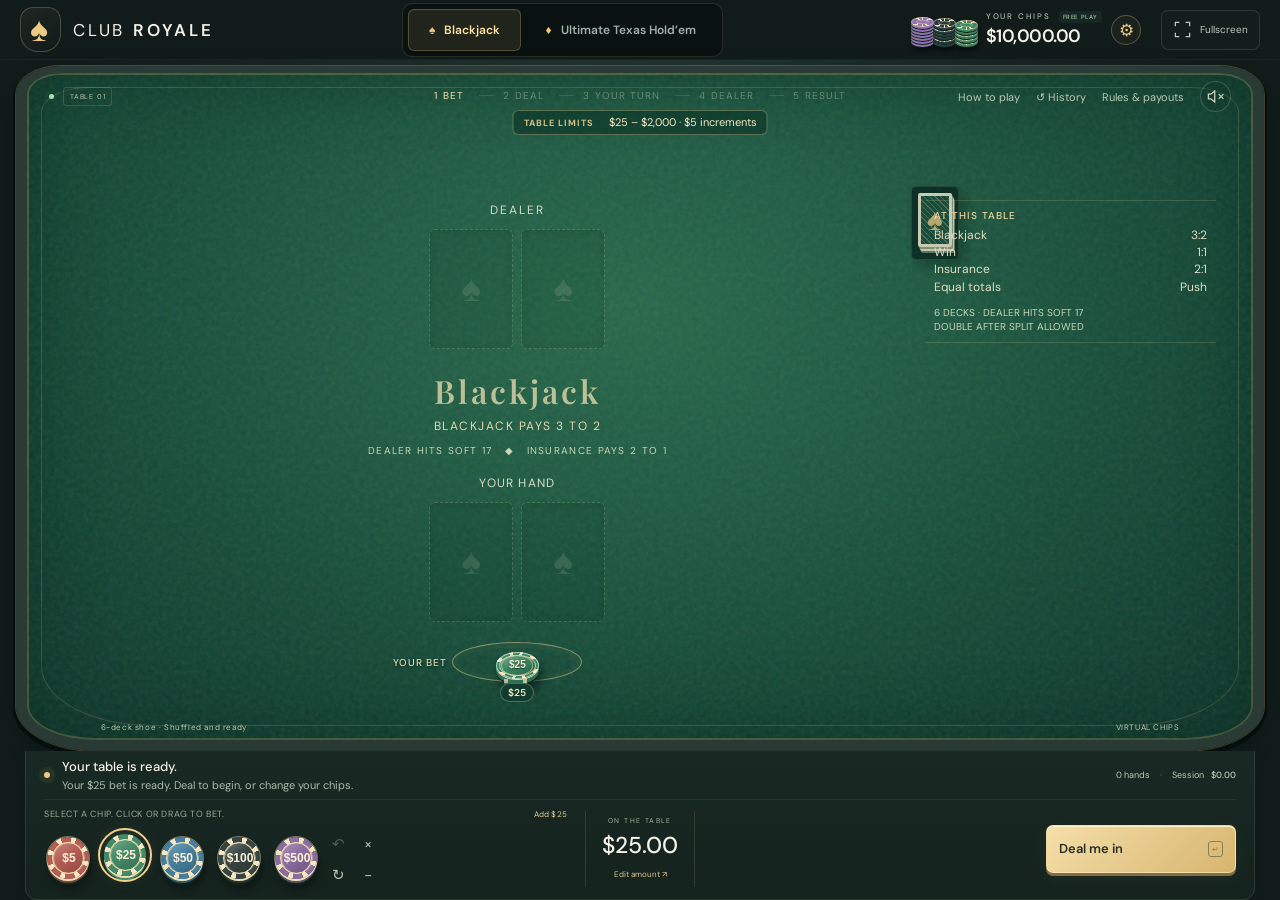
<file: index.html>
<!DOCTYPE html>
<html lang="en">
<head>
  <meta charset="UTF-8">
  <meta name="viewport" content="width=device-width, initial-scale=1, viewport-fit=cover">
  <meta name="theme-color" content="#101a19">
  <meta name="description" content="Your own casino table. Play blackjack and Ultimate Texas Hold’em with virtual chips.">
  <title>Club Royale — Take your seat</title>
  <link rel="preconnect" href="https://fonts.googleapis.com">
  <link rel="preconnect" href="https://fonts.gstatic.com" crossorigin>
  <link href="https://fonts.googleapis.com/css2?family=DM+Sans:wght@400;500;600;700&family=Playfair+Display:ital,wght@0,500;0,600;0,700;1,500;1,600&display=swap" rel="stylesheet">
  <link rel="stylesheet" href="styles.css">
  <link rel="stylesheet" href="table-layout.css">
  <script src="game-engine.js" defer></script>
  <script src="script.js" defer></script>
</head>
<body>
  <main class="casino-app" id="casino-app">
    <header class="topbar">
      <a class="brand" href="./index.html" aria-label="Club Royale home"><span class="brand-mark" aria-hidden="true">♠</span><span>CLUB <b>ROYALE</b><small>A SEAT AT THE GOOD TABLE</small></span></a>
      <nav class="game-tabs" aria-label="Choose your game">
        <button class="game-tab active" id="tab-blackjack" data-game="blackjack" aria-pressed="true"><span aria-hidden="true">♠</span> Blackjack</button>
        <button class="game-tab" id="tab-ultimate" data-game="ultimate" aria-pressed="false"><span aria-hidden="true">♦</span> <span class="uth-long">Ultimate Texas Hold’em</span><span class="uth-short">Ultimate Hold’em</span></button>
      </nav>
      <div class="header-tools">
        <div class="wallet"><div id="bankroll-stack" class="bankroll-stack" role="img" aria-label="Your available chips"></div><div><span class="eyebrow">YOUR CHIPS <span class="free-label">FREE PLAY</span></span><strong id="balance">$10,000.00</strong></div><button id="bankroll-btn" class="wallet-add" aria-label="Manage or reset your chips" title="Manage or reset your chips">⚙</button></div>
        <button id="fullscreen-btn" class="fullscreen-button" aria-label="Enter fullscreen" aria-pressed="false" title="Enter fullscreen"><svg viewBox="0 0 24 24" fill="none" stroke="currentColor" stroke-width="1.6" aria-hidden="true"><path d="M8 3H3v5m13-5h5v5M3 16v5h5m13-5v5h-5"/></svg><span>Fullscreen</span></button>
      </div>
    </header>

    <section class="table-shell" aria-label="Interactive casino table">
      <div id="table" class="table blackjack-table">
        <div class="felt-grain" aria-hidden="true"></div><div class="felt-line" aria-hidden="true"></div>
        <div class="table-topline"><span><i class="live-dot"></i> <span id="table-name">BLACKJACK</span> <small id="table-number">TABLE 01</small></span><div class="table-tools"><button id="quick-guide" class="text-button" data-open="guide">How to play</button><button class="text-button" data-open="history" title="Session history"><span aria-hidden="true">↺</span> History</button><button class="text-button" data-open="rules">Rules &amp; payouts</button><button id="sound-btn" class="icon-button" aria-label="Turn sound on" aria-pressed="false" title="Turn sound on"><svg viewBox="0 0 24 24" fill="none" stroke="currentColor" stroke-width="1.6" aria-hidden="true"><path d="M11 5 6 9H3v6h3l5 4z"/><path id="sound-waves" d="m16 9 6 6m0-6-6 6"/></svg></button></div></div>
        <div id="felt-limit" class="table-limits">TABLE LIMITS · $25 – $2,000</div><div id="round-stage" class="round-stage" aria-label="Hand progress"></div>
        <div class="shoe-prop" aria-hidden="true"><div class="shoe-card">♠</div></div>
        <div class="chip-rack" aria-hidden="true"><i></i><i></i><i></i><i></i><i></i><i></i><i></i><i></i><i></i><i></i></div>
        
        <section class="dealer-zone" aria-label="Dealer hand"><div class="seat-label">DEALER <span id="dealer-total" class="total-badge" hidden></span></div><div class="hand" id="dealer-hand"></div><div class="hand-caption" id="dealer-caption">Your seat is ready</div></section>
        <div class="felt-brand" id="felt-brand"><div class="felt-brand-name">BLACKJACK</div><div class="felt-payout">BLACKJACK PAYS 3 TO 2</div><div class="felt-rule">DEALER HITS SOFT 17 <span>◆</span> INSURANCE PAYS 2 TO 1</div></div>
        <section id="community-zone" class="community-zone" aria-label="Community cards" hidden><div class="community-label"><span>FLOP</span><span>TURN</span><span>RIVER</span></div><div class="community-hand" id="community-hand"></div><div id="street-caption" class="hand-caption">Five cards. One best hand.</div></section>
        <section class="player-zone" aria-label="Your hands"><div id="player-hands" class="player-hands"></div><div class="player-seat"><span class="avatar" aria-hidden="true">♠</span><span>YOUR SEAT<small id="player-caption">Make yourself at home.</small></span></div></section>
        <div id="betting-spots" class="betting-spots" aria-label="Place chips on the betting circles"></div>
        <div id="table-paytable" class="felt-paytable" aria-label="Payouts"></div>
        <div id="table-result" class="table-result" role="status" aria-live="polite" hidden></div>
        <div class="table-bottom"><span id="shoe-info">6-deck shoe · Shuffled and ready</span><span>VIRTUAL CHIPS</span></div>
      </div>
    </section>

    <section class="control-deck" aria-label="Game controls">
      <div class="console-status"><div id="round-message" class="round-message" role="status" aria-live="polite"></div><button class="session-summary text-button" data-open="history"><span id="session-hands">0</span> hands <span class="stat-divider">·</span> Session <strong id="session-net">$0.00</strong></button></div>
      <div class="control-rail">
        <div class="chip-tray"><div class="tray-caption"><span id="chip-instruction">SELECT A CHIP. CLICK A CIRCLE.</span><span id="selected-chip-label">$25 selected</span></div><div class="chip-tools">
          <div class="chip-selector" aria-label="Select a chip denomination">
            <button class="chip chip-five" data-chip="5" draggable="true" aria-label="Select 5 dollar chip" aria-pressed="false"><span>$5</span></button>
            <button class="chip chip-quarter selected" data-chip="25" draggable="true" aria-label="Select 25 dollar chip" aria-pressed="true"><span>$25</span></button>
            <button class="chip chip-fifty" data-chip="50" draggable="true" aria-label="Select 50 dollar chip" aria-pressed="false"><span>$50</span></button>
            <button class="chip chip-hundred" data-chip="100" draggable="true" aria-label="Select 100 dollar chip" aria-pressed="false"><span>$100</span></button>
            <button class="chip chip-fivehundred" data-chip="500" draggable="true" aria-label="Select 500 dollar chip" aria-pressed="false"><span>$500</span></button>
          </div>
          <div class="bet-tools"><button data-action="undo" title="Undo the last chip placement" aria-label="Undo last chip">↶ <span>Undo</span></button><button data-action="clear" title="Clear unconfirmed chips">× <span>Clear</span></button><button data-action="repeat" title="Restore your last opening bets">↻ <span>Rebet</span></button><button data-action="remove-chip" title="Toggle removing chips from circles" aria-label="Remove chips" aria-pressed="false">− <span>Remove</span></button></div>
        </div></div>
        <div class="wager-display"><span id="wager-label">ON THE TABLE</span><strong id="wager-total">$25.00</strong><button class="text-button" data-action="bet">Edit amount <span aria-hidden="true">↗</span></button></div>
        <div class="actions-wrap"><div class="game-actions" id="game-actions"></div><button class="primary-button deal-button" id="deal-btn">Deal me in <span aria-hidden="true">→</span></button></div>
      </div>
      <p class="bet-error" id="bet-error" role="status"></p>
    </section>
  </main>

  <dialog id="bet-dialog" aria-labelledby="betting-title">
    <div class="dialog-header"><div><p class="eyebrow gold">SET YOUR STAKES</p><h2 id="betting-title">Opening bets</h2></div><button class="icon-button" id="bet-dialog-close" aria-label="Close bet editor">×</button></div>
    <p class="dialog-intro">You can also select a chip and click a betting circle on the table.</p>
    <div class="bet-mode-label"><label id="bet-label" for="bet-input">YOUR BET</label><span id="bet-range">$25 – $2,000</span></div>
    <div class="bet-input-wrap"><span>$</span><input id="bet-input" type="number" min="25" max="2000" step="5" value="25" inputmode="numeric"><div class="bet-steppers"><button data-adjust="up" aria-label="Increase bet by 5">+</button><button data-adjust="down" aria-label="Decrease bet by 5">−</button></div></div>
    <div class="bet-shortcuts"><button data-adjust="half">½ bet</button><button data-adjust="max">Max</button></div>
    <div id="poker-bets" hidden><div class="matched-blind"><span>Blind <small>Matches your ante</small></span><strong id="blind-bet">$25</strong></div><label class="trips-label" for="trips-input"><span>Trips bonus <small>Optional · $0–$100</small></span><span class="trips-input-wrap">$ <input id="trips-input" type="number" min="0" max="100" step="5" value="0" inputmode="numeric"></span></label></div>
    <p class="dialog-note">Opening wagers use $5 increments. In Ultimate Hold’em, keep at least 1× Ante available for Play.</p>
    <button class="primary-button editor-done" id="bet-editor-done">Back to the table</button>
  </dialog>
  <dialog id="info-dialog" aria-labelledby="dialog-title"><div class="dialog-header"><div><p class="eyebrow gold" id="dialog-kicker">THE HOUSE RULES</p><h2 id="dialog-title">Table rules</h2></div><button id="dialog-close" class="icon-button" aria-label="Close dialog">×</button></div><div id="dialog-content"></div></dialog>
  <div class="toast" id="toast" role="status" hidden></div>
  <noscript><div class="noscript">Please enable JavaScript to play Club Royale.</div></noscript>
</body>
</html>
</file>
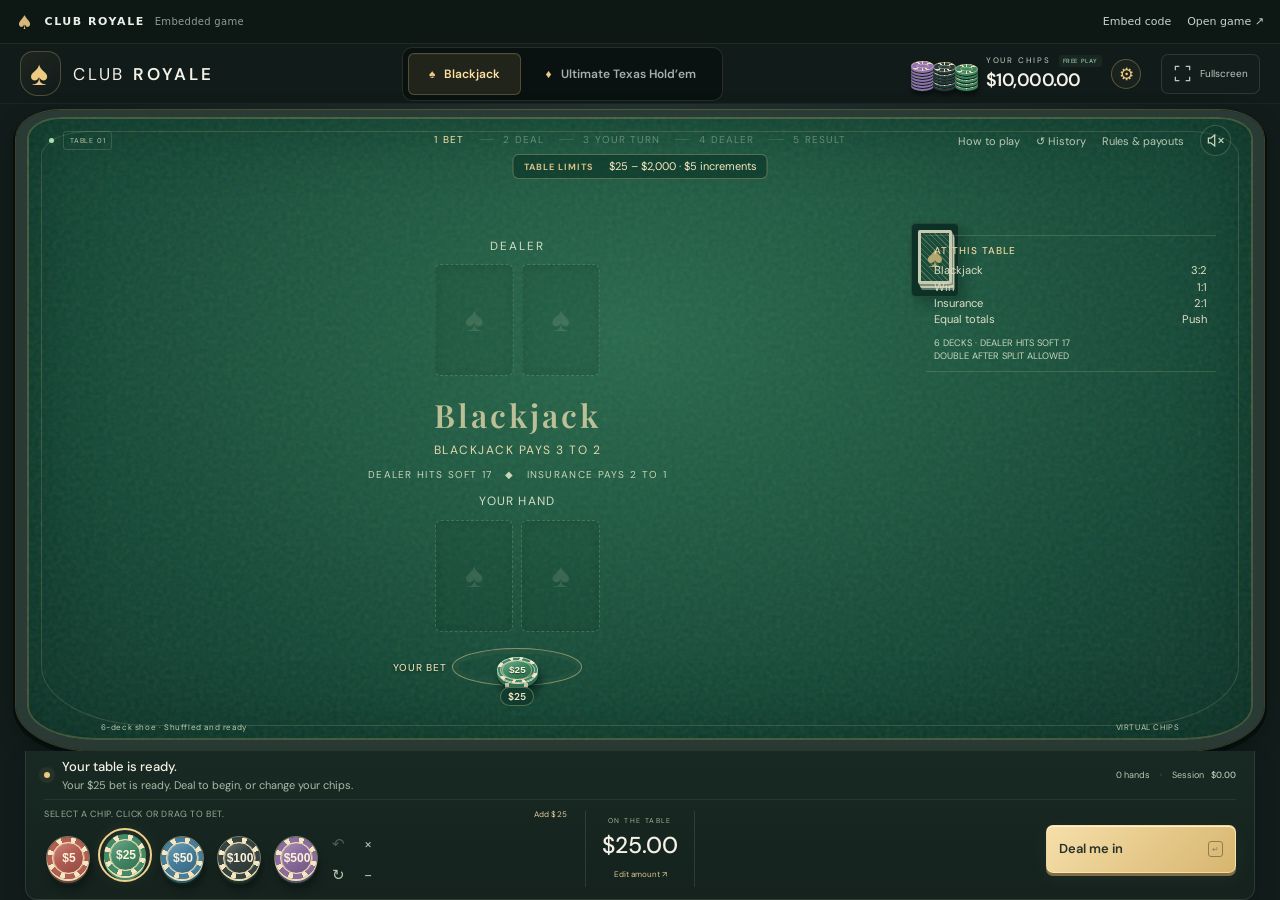
<file: embed.html>
<!DOCTYPE html>
<html lang="en">
<head>
  <meta charset="UTF-8">
  <meta name="viewport" content="width=device-width, initial-scale=1, viewport-fit=cover">
  <meta name="theme-color" content="#0d1714">
  <meta name="description" content="Play Club Royale as an embedded JavaScript game. Blackjack and Ultimate Texas Hold’em, with free virtual chips.">
  <title>Club Royale — Embedded game</title>
  <style>
    * { box-sizing: border-box; }
    :root { color-scheme: dark; font-family: system-ui, sans-serif; color: #e9eee8; background: #0d1714; }
    body { margin: 0; height: 100vh; height: 100dvh; display: grid; grid-template-rows: auto minmax(0, 1fr); }
    .embed-bar { min-height: 44px; display: flex; align-items: center; justify-content: space-between; gap: 16px; padding: 7px max(16px, env(safe-area-inset-right)) 7px max(16px, env(safe-area-inset-left)); border-bottom: 1px solid #ffffff14; }
    .embed-brand { display: flex; align-items: center; gap: 10px; white-space: nowrap; font-size: 11px; letter-spacing: .14em; font-weight: 750; }
    .embed-brand span { color: #d7b679; font-size: 19px; }
    .embed-brand small { color: #8a9f93; font-size: 10px; font-weight: 400; letter-spacing: .03em; }
    nav { display: flex; align-items: center; gap: 16px; }
    button, a { color: #c7d3ca; font: inherit; font-size: 11px; text-decoration: none; }
    button { padding: 5px 0; border: 0; background: transparent; cursor: pointer; }
    button:hover, a:hover { color: #edcb8f; }
    button:focus-visible, a:focus-visible { outline: 2px solid #d7b679; outline-offset: 4px; border-radius: 2px; }
    main { min-width: 0; min-height: 0; }
    iframe { display: block; width: 100%; height: 100%; border: 0; }
    dialog { width: min(560px, calc(100vw - 32px)); padding: 28px; color: #e9eee8; background: #17251f; border: 1px solid #4a594b; border-radius: 16px; box-shadow: 0 20px 80px #0008; }
    dialog::backdrop { background: #000b; backdrop-filter: blur(4px); }
    .dialog-heading { display: flex; align-items: center; justify-content: space-between; gap: 16px; }
    h1 { margin: 0; font-size: 21px; letter-spacing: -.025em; }
    .close-button { font-size: 23px; padding: 2px 8px; }
    p { color: #b6c2b8; font-size: 14px; line-height: 1.6; }
    pre { padding: 16px; border: 1px solid #ffffff14; border-radius: 8px; overflow-x: auto; background: #0d1714; color: #dfc38f; font-size: 12px; line-height: 1.6; tab-size: 2; }
    .hint { margin-bottom: 0; font-size: 12px; }
    @media (max-width: 580px) { .embed-brand small { display: none; } nav { gap: 12px; } .embed-bar { gap: 8px; padding-top: 8px; padding-bottom: 8px; } }
  </style>
</head>
<body>
  <header class="embed-bar">
    <div class="embed-brand"><span aria-hidden="true">♠</span> CLUB ROYALE <small>Embedded game</small></div>
    <nav aria-label="Game embedding options"><button type="button" id="embed-code-button" aria-haspopup="dialog">Embed code</button><a href="./index.html" target="_blank" rel="noopener">Open game ↗</a></nav>
  </header>
  <main aria-label="Club Royale game">
    <iframe src="./index.html" title="Club Royale — Blackjack and Ultimate Texas Hold’em" allow="fullscreen" allowfullscreen></iframe>
  </main>
  <dialog id="embed-code" aria-labelledby="embed-title">
    <div class="dialog-heading"><h1 id="embed-title">Your table, anywhere.</h1><form method="dialog"><button class="close-button" aria-label="Close embed code">×</button></form></div>
    <p>Host the game files together, then add this to your page. Replace the address with your hosted game URL.</p>
    <pre><code>&lt;iframe
  src="https://your-site.example/club-royale/index.html"
  title="Club Royale casino game"
  style="width:100%;height:100dvh;border:0"
  allow="fullscreen"
  allowfullscreen&gt;
&lt;/iframe&gt;</code></pre>
    <p class="hint">The game adapts to its frame. Players can use the game’s Fullscreen button to fill the display.</p>
  </dialog>
  <script>
    document.getElementById('embed-code-button').addEventListener('click', () => {
      document.getElementById('embed-code').showModal();
    });
  </script>
</body>
</html>
</file>
<file: styles.css>
﻿/* Club Royale: full-window game surface. */
:root{color-scheme:dark;--bg:#101a19;--text:#f4f1e6;--muted:#9facaa;--gold:#edca83;--green:#a7ecc4;--red:#f0a99d;--border:#e6cf9929;--font:'DM Sans',Arial,sans-serif;--serif:'Playfair Display',Georgia,serif}
*{box-sizing:border-box}html,body{margin:0;width:100%;height:100%;overflow:hidden}body{background:var(--bg);color:var(--text);font:14px var(--font);-webkit-font-smoothing:antialiased}button,input{font:inherit}button{color:inherit;cursor:pointer;touch-action:manipulation;transition:background .18s,border-color .18s,box-shadow .18s,transform .18s}button:disabled{cursor:not-allowed;opacity:.35}button:not(:disabled):active{transform:translateY(1px)}button:focus-visible,a:focus-visible,input:focus-visible,summary:focus-visible{outline:2px solid #ffe0a0;outline-offset:4px}a{color:inherit;text-decoration:none}h1,h2,h3,p{margin:0}[hidden]{display:none!important}button svg{width:19px;height:19px}input::-webkit-inner-spin-button,input::-webkit-outer-spin-button{-webkit-appearance:none;margin:0}input[type=number]{appearance:textfield}
.casino-app{height:100vh;height:100dvh;display:grid;grid-template-rows:78px minmax(0,1fr) auto 27px;overflow:hidden;background:radial-gradient(ellipse at 50% 0,#233633,#111c1b 65%)}
.topbar{display:flex;align-items:center;justify-content:space-between;gap:22px;padding:0 30px;background:#111b1a;border-bottom:1px solid #d1dbca0d}.brand{display:flex;align-items:center;gap:12px;font-size:17px;letter-spacing:2.8px;white-space:nowrap}.brand-mark{width:41px;height:45px;display:grid;place-items:center;color:var(--gold);font:34px Georgia,serif;border:1px solid #d8bc7b48;border-radius:13px 13px 18px 18px;background:linear-gradient(145deg,#d8bc7b12,transparent)}.brand b{font-weight:600}.brand small{display:block;font:7px var(--font);letter-spacing:2.5px;color:#a3aea1;margin-top:6px}.game-tabs{display:flex;gap:3px;padding:5px;border:1px solid #e1d3a523;border-radius:10px;background:#091210}.game-tab{padding:12px 20px;font-size:12px;font-weight:600;color:#a3b1aa;background:transparent;border:1px solid transparent;border-radius:6px;white-space:nowrap}.game-tab>span:first-child{margin-right:6px;font-family:Georgia,serif;color:var(--gold)}.game-tab.active{background:#d6b66b1c;color:#ffe1a3;border-color:#d7bc7647;box-shadow:inset 0 1px #ffe0a00c}.game-tab:hover:not(:disabled){color:var(--text);background-color:#d6b66b12}.uth-short{display:none}.header-tools{display:flex;align-items:center;gap:20px}.wallet{display:flex;align-items:center;gap:12px}.wallet-symbol{font-size:27px;color:var(--gold)}.eyebrow{display:block;font-size:8px;letter-spacing:1.8px;font-weight:500;color:#aab9ab}.free-label{font-size:6px;color:#9fcbaf;letter-spacing:.6px;background:#85c59b12;border-radius:3px;padding:2px 4px;margin-left:4px}.wallet strong{display:block;font-size:21px;font-weight:600;letter-spacing:-.5px;font-variant-numeric:tabular-nums;margin-top:3px}.wallet-add{width:30px;height:30px;display:grid;place-items:center;padding:0;border:1px solid #e1c17c55;border-radius:50%;background:#d8bc7b0c;color:var(--gold);font-size:21px}.wallet-add:hover{background:#d8bc7b28}.fullscreen-button{display:flex;align-items:center;justify-content:center;gap:8px;min-height:40px;border:1px solid #c6d4bc24;background:#ffffff03;border-radius:7px;padding:9px 11px;color:#bdc8bd;font-size:10px}.fullscreen-button:hover,.fullscreen-button[aria-pressed=true]{border-color:var(--gold);color:var(--gold)}
.table-shell{min-height:0;position:relative;padding:14px 22px 0}.table{--card-h:clamp(55px,21cqh,156px);--card-w:calc(var(--card-h)*.7);position:relative;isolation:isolate;container-type:size;height:100%;width:100%;overflow:hidden;border:11px solid #293b34;border-top-width:7px;border-radius:95px 95px 160px 160px / 42px 42px 85px 85px;background:radial-gradient(ellipse at 49% 35%,#266749 0,#1b563f 38%,#114332 72%,#0d3328 100%);box-shadow:0 0 0 1px #e2bf7345,0 3px 0 3px #050f0d,inset 0 0 0 2px #d3b36c43,inset 0 0 65px #052b1ec9,0 8px 25px #0004}.felt-grain{position:absolute;inset:0;z-index:-1;opacity:.2;background-image:url("data:image/svg+xml,%3Csvg viewBox='0 0 160 160' xmlns='http://www.w3.org/2000/svg'%3E%3Cfilter id='n'%3E%3CfeTurbulence type='fractalNoise' baseFrequency='.85' numOctaves='3' stitchTiles='stitch'/%3E%3C/filter%3E%3Crect width='100%25' height='100%25' opacity='.5' filter='url(%23n)'/%3E%3C/svg%3E");pointer-events:none}.felt-line{position:absolute;inset:14px;border:1px solid #e6d0982b;border-radius:76px 76px 143px 143px / 31px 31px 73px 73px;pointer-events:none}.table-topline{position:absolute;top:17px;left:32px;right:29px;z-index:5;display:flex;align-items:center;justify-content:space-between;font-size:9px;letter-spacing:1.3px;color:#d5ddc9}.table-topline>span{display:flex;align-items:center;gap:9px}.table-topline small{color:#bfc6a8;font-size:7px;letter-spacing:.8px;border:1px solid #dce0ba2b;padding:4px 6px;border-radius:3px}.live-dot{display:inline-block;width:5px;height:5px;background:#a9dfb5;border-radius:50%;box-shadow:0 0 9px #baf7b73d}.table-tools{display:flex;align-items:center;gap:21px}.text-button{border:0;background:transparent;padding:3px 0;color:#bac9b4;font-size:10px}.text-button:hover:not(:disabled){color:#ffe2a0}.icon-button{display:inline-flex;align-items:center;justify-content:center;width:31px;height:31px;padding:0;border:1px solid #e3dcbb36;border-radius:50%;color:#ced6be;background:#062b202b;font-size:22px}.icon-button:hover,.sound-on{border-color:var(--gold);color:var(--gold)}.round-stage{position:absolute;top:23px;left:50%;transform:translateX(-50%);display:flex;align-items:center;gap:15px;color:#aec3ae80;font-size:8px;letter-spacing:1px;text-transform:uppercase;white-space:nowrap}.stage-step{display:inline-flex;align-items:center;gap:5px}.stage-step+.stage-step:before{content:'';width:15px;height:1px;background:#cfdbb326;margin-right:4px}.stage-step.is-current{color:#ffe3a4}.stage-step.is-complete{color:#b1dbb3}.stage-step b,.stage-step>span:first-child{font:inherit}
.chip-rack{position:absolute;left:50%;top:-7px;transform:translateX(-50%);display:flex;gap:4px;padding:3px 12px;background:#132d23;border:2px solid #73836561;border-radius:0 0 6px 6px;box-shadow:0 3px 5px #00150b8a}.chip-rack i{width:14px;height:8px;background:repeating-linear-gradient(0deg,#dfcc9e 0 2px,#968264 2px 3px);border-radius:1px}.chip-rack i:nth-child(2n){background:repeating-linear-gradient(0deg,#669c7d 0 2px,#395f46 2px 3px)}.chip-rack i:nth-child(3n){background:repeating-linear-gradient(0deg,#b67469 0 2px,#6f423c 2px 3px)}.shoe-prop{position:absolute;top:16%;right:13%;width:calc(var(--card-w)*.67);height:calc(var(--card-h)*.77);border:1px solid #dbe0b824;background:#0a2a21;border-radius:5px;box-shadow:6px 7px 12px #00160d59;transform:rotate(8deg);opacity:.85}.shoe-card{position:absolute;inset:6px 6px 12px;display:grid;place-items:center;color:#cdb778;font:30px Georgia,serif;border:3px solid #e4dfc5;border-radius:2px;background:repeating-linear-gradient(45deg,#194a3b 0 3px,#537055 3px 4px);box-shadow:1px 2px #909982,2px 4px #dddac1,3px 6px #647d69}
.table-note{position:absolute;top:28%;left:6%;width:22%;color:#ece4c7}.table-note-mark{display:block;color:#e1ca8c96;font:37px Georgia,serif;margin-bottom:12px}.table-note .eyebrow{color:#c8d2ae;font-size:7px;letter-spacing:2.2px}.table-note h1{font:500 clamp(20px,2.15cqw,34px)/1.25 var(--serif);letter-spacing:-.4px;margin-top:14px}.table-note p{margin-top:12px;font-size:10px;line-height:1.9;color:#b3c4a9}.guide-button{display:inline-flex;align-items:center;gap:8px;color:#e4d5a8;background:#113d2e52;border:1px solid #c9c68f3d;border-radius:5px;padding:9px 10px;font-size:9px;margin-top:20px}.guide-button>span:first-child{display:grid;place-items:center;width:13px;height:13px;border:1px solid #d5c79a72;border-radius:50%;font-size:8px}.guide-button:hover{background:#d5ba7220;border-color:#d5ba7280}
.dealer-zone{position:absolute;top:9%;left:50%;transform:translateX(-50%);text-align:center;max-width:46%;z-index:2}.seat-label,.hand-title{display:flex;align-items:center;justify-content:center;gap:8px;color:#d5ddc5;font-size:clamp(8px,1.9cqh,12px);letter-spacing:2px;min-height:21px;margin-bottom:8px}.total-badge{display:inline-block;font-size:clamp(10px,2.2cqh,14px);font-weight:600;letter-spacing:0;padding:3px 8px;border:1px solid #cbd9b654;border-radius:5px;background:#0b3428;color:#faf1ce;font-variant-numeric:tabular-nums}.hand{display:flex;justify-content:center;align-items:flex-start;gap:8px;min-height:var(--card-h)}.card{position:relative;flex:0 0 var(--card-w);width:var(--card-w);height:var(--card-h);border-radius:6px;background:linear-gradient(135deg,#fffdf5,#eeeade);color:#192d28;box-shadow:0 1px 0 1px #2e372c42,1px 5px 8px #001d1270;font-family:Georgia,serif;user-select:none}.card.red{color:#bd3b3b}.card-corner{position:absolute;top:6%;left:8%;display:flex;flex-direction:column;align-items:center;font-size:calc(var(--card-h)*.19);font-weight:700;line-height:.94}.card-corner small{font-size:calc(var(--card-h)*.145);margin-top:2px}.card-corner.bottom{inset:auto 8% 6% auto;transform:rotate(180deg)}.card-center{position:absolute;left:50%;top:50%;transform:translate(-50%,-50%);font-size:calc(var(--card-h)*.42)}.card-pips{position:absolute;inset:16% 24%}.pip{position:absolute;font-size:calc(var(--card-h)*.18);line-height:1;transform:translate(-50%,-50%)}.pip.inverted{transform:translate(-50%,-50%) rotate(180deg)}.ace-card .card-center{font-size:calc(var(--card-h)*.46)}.face-card .card-center{width:53%;height:65%;display:grid;place-items:center}.court-art{width:100%;height:100%;display:block}.card-back{background:#eee9d7}.card-back:before{content:'';position:absolute;inset:5%;border:1px solid #b7aa6f;border-radius:3px;background:repeating-linear-gradient(45deg,#234e40 0 2px,#406951 2px 3px)}.card-back:after{content:'♠';position:absolute;inset:20% 17%;border:1px solid #e5cf8d;border-radius:50%;display:grid;place-items:center;background:#1a4737;color:#e6d196;font-size:calc(var(--card-h)*.34);box-shadow:0 0 0 3px #244e3b,0 0 0 4px #d6c68a5e}.card-back-emblem{display:none}.card-placeholder{display:grid;place-items:center;color:#d5dabc26;background:#06291e18;border:1px dashed #c7d4ac38;box-shadow:inset 0 1px 8px #082f1926;font-size:calc(var(--card-h)*.31)}.card.best-card{box-shadow:0 0 0 2px #f8d892,0 0 22px #d5b95a35,0 5px 12px #07201485}
.blackjack-table .hand{gap:0;padding-bottom:9px}.blackjack-table .hand .card+.card{margin-left:calc(var(--card-w)*-.44)}.blackjack-table .hand .card{transform:translateY(calc(var(--card-index,0)*5px))}.blackjack-table .hand .card-placeholder+.card-placeholder{margin-left:8px}.blackjack-table .many-cards .card+.card{margin-left:calc(var(--card-w)*-.67)}.hand-caption{color:#b5c6ac;margin-top:8px;font-size:clamp(8px,1.8cqh,11px);line-height:1.4}.felt-brand{position:absolute;top:39%;left:50%;transform:translateX(-50%);text-align:center;pointer-events:none;white-space:nowrap;color:#e1d7aacc}.felt-brand-name{font:600 clamp(24px,5.9cqh,47px)/1.1 var(--serif);letter-spacing:5px}.felt-payout{font-size:clamp(8px,2cqh,12px);letter-spacing:3px;margin-top:10px;color:#e6d8a3b0}.felt-rule{font-size:clamp(6px,1.5cqh,9px);letter-spacing:1.3px;margin-top:10px;color:#b7c9a68a}.felt-rule span{padding:0 8px}.player-zone{position:absolute;left:22%;right:22%;top:58%;text-align:center;z-index:2}.player-hands{display:flex;justify-content:center;align-items:flex-start;gap:20px}.player-hand{position:relative;min-width:0;max-width:100%}.hand-title{font-size:clamp(9px,2cqh,12px);letter-spacing:1.2px}.player-hand.active .hand-title{color:#ffe3a2}.player-hand.active .total-badge{background:#d7be7430;border-color:#f3d48cb0;box-shadow:0 0 14px #f3d48c18}.player-hand.won .total-badge{color:#b9ffd1;border-color:#a1e8b3}.player-hand.lost .total-badge{color:#f3baad;border-color:#c97e6b}.player-seat,.bet-on-table,.poker-wagers{display:none}.split-hands{width:100%;gap:15px}.split-hands .player-hand{flex:1}.split-hands .hand{--card-h:clamp(45px,min(19cqh,9cqw),132px);--card-w:calc(var(--card-h)*.7)}.split-hands .hand-title{font-size:clamp(7px,1.7cqh,10px);letter-spacing:.5px;gap:5px}.split-hands .total-badge{font-size:clamp(8px,1.9cqh,12px);padding:2px 5px}
.betting-spots{position:absolute;inset:0;pointer-events:none}.blackjack-bets{position:absolute;left:22%;right:22%;bottom:5.5%;display:flex;justify-content:center;gap:20px}.blackjack-bets.split-bets .spot-wrap{flex:1;min-width:0;display:flex;justify-content:center}.wager-zone{--zone-w:clamp(75px,10cqw,146px);--zone-h:clamp(36px,10.5cqh,78px);position:relative;width:var(--zone-w);height:var(--zone-h);border:0;padding:0;background:transparent;pointer-events:auto;opacity:1!important}.zone-oval{position:absolute;inset:0;border:1.5px solid #dbc88f8f;border-radius:50%;box-shadow:inset 0 0 0 5px #cfbb7009;transition:border-color .2s,background .2s,box-shadow .2s}.wager-zone:hover:not(:disabled) .zone-oval,.wager-zone.drag-over .zone-oval{background:#ddc07620;border-color:#ffe0a0;box-shadow:0 0 22px #f8d17526,inset 0 0 0 5px #f8d1750d}.zone-label{position:absolute;left:-12%;right:-12%;top:-19px;font-size:clamp(8px,2cqh,12px);letter-spacing:2px;color:#e4dab2;font-weight:500}.zone-value{position:absolute;left:50%;bottom:-9px;transform:translateX(-50%);border:1px solid #d1c08554;border-radius:12px;background:#153e2d;color:#efe6c4;padding:3px 9px;font-size:clamp(9px,1.8cqh,12px);white-space:nowrap;font-variant-numeric:tabular-nums}.zone-empty{position:absolute;inset:0;display:grid;place-items:center;font-size:24px;color:#d9d5ab7d}.zone-hint{font-size:7px;letter-spacing:1px}.zone-win .zone-oval{border-color:#e8d392;box-shadow:0 0 25px #d5d16f33}.zone-win .zone-value{color:#c9ffd4;background:#326047;border-color:#88c498}.zone-lose .zone-oval{border-color:#bf9a7969}.zone-lose .zone-value{color:#e5b4a0}.zone-lose .coin-group{opacity:.6}.coin-group{position:absolute;inset:0;display:flex;align-items:center;justify-content:center;pointer-events:none}.coin-pile{--coin-size:clamp(25px,7.4cqh,53px);position:relative;width:var(--coin-size);height:var(--coin-size);margin:0 -3px;filter:drop-shadow(2px 4px 3px #051f1480)}.table-chip{--chip-color:#478462;position:absolute;left:0;bottom:calc(var(--level,0)*3px);width:var(--coin-size);height:var(--coin-size);border-radius:50%;border:4px dashed #f8e9c7;background:var(--chip-color);box-shadow:0 2px 0 color-mix(in srgb,var(--chip-color) 50%,#071510),0 3px 0 #071d13;display:grid;place-items:center;color:#fff1d0;transform:rotate(-8deg)}.table-chip>span{width:75%;height:75%;display:grid;place-items:center;border:1px solid #f2dfb790;border-radius:50%;font:600 clamp(8px,1.8cqh,12px) var(--serif)}.coin-pile:nth-child(2){z-index:2}.coin-pile:nth-child(3){z-index:3}.spot-insurance{position:absolute;left:74%;bottom:6%;--zone-w:95px;--zone-h:48px}.spot-insurance .zone-label{font-size:8px}
.felt-paytable{position:absolute;right:5%;top:43%;width:18%;max-width:235px;padding:16px 18px;border-top:1px solid #cfcd9b30;border-bottom:1px solid #cfcd9b30;color:#c9d2b1b3;font-size:clamp(9px,1.9cqh,12px);pointer-events:none}.felt-paytable h3{color:#e1d5aabf;font:500 10px var(--font);letter-spacing:2px;margin-bottom:14px}.felt-paytable table{width:100%;border-collapse:collapse;line-height:1.9;font-variant-numeric:tabular-nums}.felt-paytable th{font-size:8px;font-weight:400;color:#e5d3a0ab;padding-bottom:5px}.felt-paytable td,.felt-paytable th{text-align:right;padding-left:8px}.felt-paytable td:first-child,.felt-paytable th:first-child{text-align:left;padding-left:0}.felt-paytable p{font-size:6px;line-height:1.8;letter-spacing:.6px;margin-top:10px;color:#b4c7a488}.table-bottom{position:absolute;bottom:12px;left:50px;right:50px;display:flex;justify-content:space-between;gap:10px;color:#b9c8a881;font-size:7px;letter-spacing:.6px;pointer-events:none}.table-bottom-right{font-size:6px;letter-spacing:1.5px}.table-result{position:absolute;top:40%;left:50%;transform:translateX(-50%);z-index:4;min-width:240px;padding:12px 30px;text-align:center;border:1px solid #ddcd9066;border-radius:9px;background:#143d2ef5;box-shadow:0 8px 30px #0827186e;pointer-events:none;animation:result-arrive .35s ease-out}.table-result .result-label{display:block;font-size:9px;text-transform:uppercase;letter-spacing:2px;color:#d7dfc3}.table-result .result-value{display:block;margin-top:4px;color:var(--gold);font:500 clamp(22px,5cqh,36px) var(--serif)}.table-result.win{background:#224f36f5;border-color:#e8ce8c;box-shadow:0 0 38px #e7c97a18}.table-result.loss .result-value{color:#e2b19f}.table:has(.table-result:not([hidden])) .felt-brand{visibility:hidden}
.ultimate-table{--card-h:clamp(45px,17.5cqh,125px);--card-w:calc(var(--card-h)*.7)}.ultimate-table .dealer-zone{top:9%}.ultimate-table .dealer-zone .hand{--card-h:clamp(40px,15cqh,106px);--card-w:calc(var(--card-h)*.7)}.ultimate-table .table-note{top:25%;left:6%;width:23%}.ultimate-table .table-note h1{font-size:clamp(19px,2cqw,29px)}.ultimate-table .felt-brand{top:29%}.ultimate-table .felt-brand-name{font-size:clamp(18px,3.6cqh,29px);letter-spacing:1px}.ultimate-table .felt-payout{font-size:7px;letter-spacing:1.6px;margin-top:7px}.ultimate-table .felt-rule{display:none}.community-zone{position:absolute;top:41%;left:50%;transform:translateX(-50%);width:max-content;text-align:center}.community-label{display:grid;grid-template-columns:calc(var(--card-w)*3 + 16px) calc(var(--card-w) + 20px) calc(var(--card-w) + 20px);margin-bottom:8px;font-size:8px;letter-spacing:2px;color:#d1d9bcbf}.community-hand{display:flex;gap:8px}.community-hand .card:nth-child(4),.community-hand .card:nth-child(5){margin-left:12px}.community-zone .hand-caption{font-size:8px;margin-top:10px}.ultimate-table .player-zone{top:auto;left:19%;right:auto;width:23%;bottom:8%}.ultimate-table .player-zone .hand{--card-h:clamp(55px,20.5cqh,147px);--card-w:calc(var(--card-h)*.7);gap:0;padding:9px 0 5px}.ultimate-table .hole-cards .card{transform-origin:50% 90%;transform:translateY(var(--fan-y,0px)) rotate(var(--fan-angle,0deg))}.ultimate-table .hole-cards .card:first-child{--fan-angle:-10deg;--fan-y:0px}.ultimate-table .hole-cards .card:last-child{--fan-angle:10deg;--fan-y:0px}.ultimate-table .hole-cards .card+.card{margin-left:calc(var(--card-w)*-.22)}.ultimate-table .hand-title{letter-spacing:.8px;font-size:clamp(9px,2cqh,12px)}.ultimate-table .felt-paytable{top:31%;right:4%;width:20%;padding:14px;font-size:clamp(8px,1.75cqh,11px)}.ultimate-table .felt-paytable h3{margin-bottom:9px}.ultimate-table .shoe-prop{top:13%;right:16%}.poker-spot{position:absolute;transform:translateX(-50%);bottom:11%}.poker-spot:not(:disabled):active{transform:translateX(-50%) translateY(1px)}.spot-trips{left:49%}.spot-ante{left:62%}.spot-blind{left:75%}.spot-play{left:88%}.spot-trips .zone-oval{border-style:dashed;border-color:#ced5b35c}.spot-play .zone-oval{border-color:#e3c274a6}.bet-equals{position:absolute;left:68.5%;bottom:14%;transform:translateX(-50%);color:#d2d5a374;font:22px Georgia,serif}.ultimate-table .table-result{top:29%;min-width:240px;padding:8px 25px}.ultimate-table .table-result .result-value{font-size:clamp(19px,4cqh,28px)}
.control-deck{position:relative;margin:0 31px;padding:0 22px 14px;border:1px solid #c7cbb521;border-top:0;border-radius:0 0 12px 12px;background:linear-gradient(180deg,#182923,#15221e);box-shadow:0 9px 24px #0002}.console-status{display:flex;justify-content:space-between;align-items:center;gap:20px;min-height:50px;padding:8px 0;margin-bottom:13px;border-bottom:1px solid #d3d2af16}.round-message{display:flex;align-items:center;gap:12px;min-width:0}.status-orb{width:6px;height:6px;flex:0 0 6px;border-radius:50%;background:#edca83;box-shadow:0 0 0 5px #edca8310}.round-message>div{display:flex;align-items:baseline;gap:16px}.round-message strong{font-weight:500;font-size:13px}.round-message small{font-size:10px;color:#a9bba8;line-height:1.4}.round-message.won strong{color:var(--green)}.round-message.lost strong{color:var(--red)}.round-message.won .status-orb{background:var(--green)}.round-message.lost .status-orb{background:var(--red)}.session-summary{font-size:9px;white-space:nowrap}.session-summary strong{font-weight:500;margin-left:5px}.stat-divider{margin:0 8px;color:#6d846e}.positive{color:var(--green)!important}.negative{color:var(--red)!important}
.control-rail{display:grid;grid-template-columns:minmax(340px,1fr) 135px minmax(335px,1fr);gap:24px;align-items:center}.tray-caption{display:flex;align-items:center;justify-content:space-between;gap:6px;margin-bottom:11px;color:#97ad96;font-size:7px;letter-spacing:1.3px}.tray-caption>span:last-child{font-size:8px;letter-spacing:.2px;color:#e3ce99}.chip-tools{display:flex;align-items:center;gap:23px}.chip-selector{display:flex;align-items:center;gap:14px;padding:0 3px 4px}.chip{--chip-color:#b35d53;position:relative;width:51px;height:51px;flex:0 0 51px;display:grid;place-items:center;border:5px dashed #f7e8c9;border-radius:50%;outline:2px solid var(--chip-color);outline-offset:0;background:var(--chip-color);color:#fff3d9;box-shadow:0 4px 0 color-mix(in srgb,var(--chip-color) 45%,#06120d),0 6px 9px #0005;font:600 12px var(--serif)}.chip>span{width:32px;height:32px;border-radius:50%;border:1px solid #f4dfb59c;display:grid;place-items:center}.chip-quarter{--chip-color:#438a68}.chip-fifty{--chip-color:#467f9e}.chip-hundred{--chip-color:#364442}.chip-fivehundred{--chip-color:#8a6c9e}.chip.selected{outline-color:#efd18d;outline-offset:4px;transform:translateY(-3px);box-shadow:0 4px 0 color-mix(in srgb,var(--chip-color) 45%,#06120d),0 0 22px #e9c87425}.chip:hover:not(:disabled){filter:brightness(1.13);transform:translateY(-4px)}.bet-tools{display:grid;grid-template-columns:auto auto;gap:8px 11px}.bet-tools button{border:0;background:transparent;padding:0;text-align:left;font-size:15px;color:#b7c2ae;white-space:nowrap}.bet-tools button span{font-size:8px;margin-left:3px}.bet-tools button:hover:not(:disabled){color:var(--gold)}.wager-display{border-left:1px solid #cad1aa24;border-right:1px solid #cad1aa24;padding:5px 12px;text-align:center}.wager-display>span{display:block;font-size:7px;letter-spacing:1.4px;color:#a3b497}.wager-display>strong{display:block;margin:5px 0 3px;font-size:23px;font-weight:500;font-variant-numeric:tabular-nums}.wager-display .text-button{font-size:8px;color:#dcc893}
.actions-wrap,.game-actions{display:flex;align-items:center;justify-content:flex-end;gap:9px;min-width:0}.game-actions:empty{display:none}.game-actions{flex:1}.action-button,.primary-button{position:relative;min-height:55px;min-width:73px;padding:12px 17px;background:#233a30;border:1px solid #bfd2b844;border-radius:7px;font-size:13px;font-weight:600;color:#e5ecd8;box-shadow:inset 0 1px #eef3d507,0 3px 0 #0d1c14}.action-button{flex:1}.action-label{display:flex;align-items:center;justify-content:center;gap:7px}.action-button small{display:block;margin-top:4px;color:#c1d1b5;font-size:9px;font-weight:400}.action-key{display:inline-grid;place-items:center;min-width:15px;height:16px;border:1px solid currentColor;border-radius:3px;opacity:.45;font:8px var(--font)}.primary-button,.action-button.primary{background:linear-gradient(135deg,#f6dfaa,#d7b56e);border:1px solid #fff0c585;color:#263127;box-shadow:inset 0 1px #fff0c5,0 3px 0 #816e45,0 5px 20px #ddbd7310}.primary-button:hover:not(:disabled),.action-button.primary:hover:not(:disabled){background:linear-gradient(135deg,#ffebbf,#e3c381);box-shadow:inset 0 1px #fff0c5,0 3px 0 #816e45,0 0 24px #ddbd7324}.action-button:hover:not(:disabled){background-color:#34523e;border-color:#dae2bd8f}.action-button.primary small{color:#526043}.action-button.danger{color:#edbdad;border-color:#ce977347}.deal-button{min-width:190px;display:flex;align-items:center;justify-content:space-between;gap:30px;padding:17px 25px}.deal-button>span:last-child{font-size:20px;line-height:1}.bet-error{color:#f2bfab;font-size:10px;line-height:1.5;padding-top:7px}.bet-error:empty{display:none}footer{display:flex;align-items:center;justify-content:space-between;padding:0 36px;color:#7c9284;font-size:6px;letter-spacing:1.5px}footer .live-dot{width:4px;height:4px;margin-right:5px}footer>span:last-child>span{color:#c6b581;margin-left:6px;font-size:10px}
/* All help, payouts, history and exact bets stay inside the game. */
dialog{width:min(520px,calc(100% - 28px));max-height:calc(100dvh - 36px);overflow-y:auto;background:#172a22;color:var(--text);border:1px solid #d8bc7b69;border-radius:16px;padding:29px;box-shadow:0 22px 90px #0009;scrollbar-width:thin;scrollbar-color:#526746 #172a22}dialog::backdrop{background:#04130fbd;backdrop-filter:blur(6px)}.dialog-header{display:flex;align-items:center;justify-content:space-between;gap:20px;margin-bottom:20px}.dialog-header h2{font:500 29px/1.2 var(--serif);margin-top:8px}.dialog-header .icon-button{flex-shrink:0;width:34px;height:34px}.gold{color:var(--gold)}.dialog-intro,.rules-intro,#dialog-content>p{font-size:13px;color:#c4d0bc;line-height:1.7;margin-bottom:20px}#dialog-content h3{margin:23px 0 10px;font-size:13px;color:#ebd5a1}#dialog-content ul,#dialog-content ol{padding-left:21px;margin:10px 0 18px;font-size:12px;color:#c4d0bc;line-height:1.75}#dialog-content li+li{margin-top:9px}#dialog-content b{color:#eee6c5;font-weight:600}#dialog-content a{color:var(--gold);text-decoration:underline;text-underline-offset:3px}.dialog-note{font-size:10px!important;line-height:1.65!important;color:#9eaf96!important;margin:16px 0!important}.bet-mode-label{display:flex;justify-content:space-between;font-size:9px;color:#bdc7af;letter-spacing:1.2px;margin:20px 0 9px}.bet-mode-label>span{letter-spacing:.2px}.bet-input-wrap{display:flex;align-items:center;border:1px solid #d7c1816b;border-radius:8px;background:#0e2119;padding:8px 13px;gap:10px}.bet-input-wrap>span{color:#d7bd7e;font-size:25px}.bet-input-wrap input{min-width:0;width:100%;font-size:32px;color:#f3e4b9;background:none;border:0;outline-offset:0;padding:5px}.bet-steppers{display:flex;gap:6px}.bet-steppers button{width:31px;height:33px;border-radius:5px;border:1px solid #c2c39447;background:#253b2c;font-size:17px}.bet-shortcuts{display:flex;gap:9px;margin:12px 0 20px}.bet-shortcuts button{flex:1;border:1px solid #c6c69835;border-radius:5px;padding:10px;font-size:11px;background:#22372a;color:#d6d8b8}.matched-blind,.trips-label{display:flex;align-items:center;justify-content:space-between;gap:15px;padding:15px 0;border-bottom:1px solid #c6ce9c22;font-size:12px}.matched-blind small,.trips-label small{display:block;margin-top:5px;color:#9faf99;font-size:10px}.trips-input-wrap{display:flex;align-items:center;gap:5px}.trips-input-wrap input{width:70px;background:#0f251b;border:1px solid #bdc4964a;border-radius:5px;padding:9px;color:var(--text)}.editor-done{width:100%;margin-top:3px}.rules-table{width:100%;border-collapse:collapse;font-size:11px;line-height:1.7}.rules-table td,.rules-table th{text-align:right;padding:9px 6px;border-bottom:1px solid #d9d8a522}.rules-table td:first-child,.rules-table th:first-child{text-align:left}.rules-table th{color:#d6c18c;font-weight:500}.result-summary{padding:16px;border:1px solid #e2ce8a38;background:#d2ba6b09;border-radius:7px;font-size:12px;line-height:1.9;margin-bottom:18px}.history-row{display:flex;align-items:center;justify-content:space-between;gap:12px;border-bottom:1px solid #d4d5a51c;padding:13px 0;font-size:12px}.history-row small{display:block;margin-top:5px;color:#9eb197;font-size:10px}.history-row>strong{font-weight:500}.history-icon{color:var(--gold);font-size:20px}.bankroll-amount{color:var(--gold);font:500 42px var(--serif);text-align:center;padding:12px 0 25px}.dialog-actions .primary-button{width:100%}.guide-steps{list-style:none;padding:0!important;counter-reset:guide}.guide-steps li{position:relative;padding:9px 0 9px 35px;counter-increment:guide}.guide-steps li:before{content:counter(guide);position:absolute;left:0;top:9px;width:23px;height:23px;border:1px solid #e3c98155;border-radius:50%;display:grid;place-items:center;color:var(--gold);font-size:11px}.toast{position:fixed;bottom:175px;left:50%;transform:translateX(-50%);max-width:min(460px,90vw);padding:13px 20px;border:1px solid #dbbd7677;border-radius:9px;background:#192e22f5;box-shadow:0 6px 30px #0006;font-size:12px;line-height:1.5;text-align:center;z-index:100}.noscript{position:fixed;inset:0;z-index:200;display:grid;place-items:center;background:var(--bg)}.flying-chip{position:fixed;z-index:100;pointer-events:none;width:42px;height:42px;--coin-size:42px}.flying-chip .table-chip{position:relative;bottom:0;width:42px;height:42px}.card.dealt{animation:card-arrive .24s ease-out}.zone-pop .coin-group{animation:chip-land .25s ease-out}@keyframes card-arrive{from{opacity:0;translate:25px -40px}to{opacity:1;translate:0 0}}@keyframes chip-land{from{translate:0 -12px;opacity:.5}to{translate:0 0;opacity:1}}@keyframes result-arrive{from{opacity:0;margin-top:8px}to{opacity:1;margin-top:0}}
@media(min-width:1600px) and (min-height:900px){.casino-app{grid-template-rows:86px minmax(0,1fr) auto 31px}.topbar{padding:0 42px}.table-shell{padding:20px 32px 0}.control-deck{margin:0 43px;padding:0 28px 20px}.console-status{min-height:58px;margin-bottom:17px}.chip{width:59px;height:59px;flex-basis:59px;font-size:14px}.chip>span{width:38px;height:38px}.chip-selector{gap:20px}.action-button,.primary-button{min-height:62px;font-size:15px}.deal-button{min-width:230px}.control-rail{grid-template-columns:minmax(430px,1fr) 180px minmax(440px,1fr);gap:35px}.round-message strong{font-size:14px}.round-message small{font-size:12px}.wager-display>strong{font-size:29px}.bet-tools button span{font-size:10px}.table-note p{font-size:13px}.guide-button{font-size:11px;padding:11px 14px}.felt-paytable{font-size:13px}}
@media(max-width:1150px){.topbar{padding:0 20px;gap:15px}.brand{font-size:14px;letter-spacing:2px}.brand small{font-size:6px;letter-spacing:1.6px}.brand-mark{width:34px;height:39px;font-size:28px}.game-tab{padding:11px 14px;font-size:11px}.header-tools{gap:12px}.wallet-symbol{display:none}.wallet strong{font-size:18px}.fullscreen-button span{display:none}.control-rail{grid-template-columns:minmax(300px,1fr) 108px minmax(280px,1fr);gap:17px}.control-deck{padding-left:18px;padding-right:18px}.chip{width:43px;height:43px;flex-basis:43px;border-width:4px;font-size:10px}.chip>span{width:28px;height:28px}.chip-selector{gap:11px}.chip-tools{gap:15px}.bet-tools{gap:7px 9px}.bet-tools button span{display:none}.round-message>div{display:block}.round-message small{display:block;margin-top:3px}.round-message strong{font-size:12px}.console-status{min-height:55px}.action-button{padding:11px 10px;min-width:57px;font-size:12px}.action-key{display:none}.wager-display>strong{font-size:20px}.round-stage{gap:7px;font-size:7px}.stage-step+.stage-step:before{width:7px;margin-right:0}.table-topline #table-name{display:none}.table-note{left:5%;width:22%}.table-note h1{font-size:23px}.table-note p{font-size:9px}.table-note .eyebrow{font-size:6px;letter-spacing:1.5px}.table-note-mark{font-size:30px}.felt-paytable{padding:11px;right:4%;width:19%;font-size:10px}.felt-paytable h3{font-size:8px;letter-spacing:1.5px}.felt-paytable p{font-size:5px}.table-bottom-right{display:none}}
@media(max-width:850px) and (min-height:601px){.casino-app{grid-template-rows:72px minmax(0,1fr) auto 24px}.topbar{padding:0 17px}.brand{font-size:12px;gap:8px}.brand small{display:none}.brand-mark{width:30px;height:34px;font-size:25px}.uth-long{display:none}.uth-short{display:inline}.game-tab{padding:10px 11px;font-size:10px}.wallet strong{font-size:16px}.wallet .eyebrow{font-size:6px}.free-label{display:none}.wallet{gap:9px}.table-shell{padding:12px 12px 0}.table{border-width:8px;border-top-width:5px;border-radius:60px 60px 95px 95px / 35px 35px 60px 60px;--card-h:clamp(55px,min(18cqh,15cqw),138px);--card-w:calc(var(--card-h)*.7)}.felt-line{inset:11px;border-radius:46px 46px 80px 80px / 26px 26px 50px 50px}.table-note{top:35%;left:6%;width:20%}.table-note h1{font-size:20px}.table-note p,.table-note-mark{display:none}.guide-button{margin-top:16px;font-size:8px;padding:9px 8px}.table-topline{left:23px;right:20px}.table-tools{gap:13px}.table-tools .text-button{font-size:9px}.round-stage{top:63px}.dealer-zone{top:15%}.felt-brand{top:42%}.felt-brand-name{font-size:31px}.felt-payout{font-size:9px;letter-spacing:1.8px}.felt-rule{font-size:6px;letter-spacing:.5px}.player-zone{top:61%;left:15%;right:15%}.blackjack-bets{left:15%;right:15%;bottom:7%}.felt-paytable{top:38%;right:4%;width:20%;font-size:9px;padding:9px 4px}.felt-paytable p{display:none}.shoe-prop{right:12%;top:17%}.ultimate-table{--card-h:clamp(43px,min(15cqh,15cqw),110px);--card-w:calc(var(--card-h)*.7)}.ultimate-table .dealer-zone{top:15%}.ultimate-table .dealer-zone .hand{--card-h:clamp(40px,12cqh,90px);--card-w:calc(var(--card-h)*.7)}.ultimate-table .felt-brand{top:34%}.ultimate-table .felt-brand-name{font-size:24px}.community-zone{top:44%}.ultimate-table .table-note{top:19%;left:6%;width:24%}.ultimate-table .table-note h1{font-size:20px}.ultimate-table .felt-paytable{top:17%;right:5%;width:23%;font-size:8px}.ultimate-table .shoe-prop{display:none}.ultimate-table .player-zone{left:5%;bottom:7%;width:30%}.ultimate-table .player-zone .hand{--card-h:clamp(55px,min(20cqh,20cqw),138px);--card-w:calc(var(--card-h)*.7)}.poker-spot{bottom:10%}.spot-trips{left:43%}.spot-ante{left:59%}.spot-blind{left:75%}.spot-play{left:88%;bottom:27%}.bet-equals{left:67%;bottom:13%}.ultimate-table .wager-zone{--zone-w:12cqw;--zone-h:8cqh}.ultimate-table .table-result{top:33%}.control-deck{margin:0 19px;padding:0 16px 14px}.control-rail{grid-template-columns:115px minmax(0,1fr);gap:15px}.chip-tray{grid-column:1/-1}.chip-tools{justify-content:space-between}.chip-selector{gap:20px}.chip{width:47px;height:47px;flex-basis:47px}.chip>span{width:30px;height:30px}.bet-tools{display:flex;gap:16px}.bet-tools button span{display:inline;font-size:9px}.tray-caption{margin-bottom:10px}.actions-wrap{min-height:52px}.action-button{font-size:13px}.action-key{display:inline-grid}.wager-display{border-left:0}.wager-display>strong{font-size:23px}.deal-button{min-width:210px}.session-summary{font-size:8px}}
@media(max-width:650px){
.casino-app{grid-template-rows:102px minmax(0,1fr) auto 21px}.topbar{display:grid;grid-template-columns:1fr auto;grid-template-rows:54px 40px;gap:0 10px;padding:2px 13px 5px}.brand{gap:8px;font-size:12px;letter-spacing:1.5px}.brand-mark{width:27px;height:31px;font-size:24px;border-radius:8px 8px 12px 12px}.brand small{display:block;margin-top:4px;font-size:5px;letter-spacing:1.15px}.header-tools{gap:9px}.wallet{gap:7px}.wallet strong{font-size:15px;margin-top:2px}.wallet .eyebrow{font-size:6px;letter-spacing:1.1px}.wallet-add{width:25px;height:25px;font-size:18px}.fullscreen-button{padding:5px;min-height:30px;width:30px}.fullscreen-button svg{width:17px;height:17px}.game-tabs{grid-row:2;grid-column:1/-1;width:100%;padding:3px;border-radius:7px}.game-tab{flex:1;padding:8px 7px;font-size:10px}.uth-long{display:inline}.uth-short{display:none}
.table-shell{padding:6px 6px 0}.table{--card-h:clamp(48px,min(20cqh,25cqw),118px);--card-w:calc(var(--card-h)*.7);border-width:5px;border-top-width:4px;border-radius:38px 38px 59px 59px / 22px 22px 37px 37px;box-shadow:0 0 0 1px #e2bf7345,0 2px 0 2px #071710,inset 0 0 0 1px #d3b36c43,inset 0 0 45px #052b1e9c}.felt-line{inset:8px;border-radius:28px 28px 48px 48px / 15px 15px 30px 30px}.table-topline{top:10px;left:17px;right:14px}.table-topline small{font-size:6px;padding:3px 4px}.table-topline>span{gap:5px}.table-tools{gap:11px}.table-tools .text-button{font-size:8px}.icon-button{width:26px;height:26px}.icon-button svg{width:16px;height:16px}.table-tools [data-open=history]{display:none}.round-stage{top:47px;font-size:7px;gap:9px;letter-spacing:.6px}.stage-step+.stage-step:before{width:9px;margin-right:3px}.chip-rack,.shoe-prop{display:none}.table-note{z-index:5;top:9px!important;left:79px!important;width:auto!important}.table-note>:not(.guide-button){display:none}.guide-button{margin:0;border:0;padding:7px 0;font-size:8px;gap:4px;background:none}.guide-button>span:last-child{display:none}.guide-button>span:first-child{width:11px;height:11px;font-size:7px}
.dealer-zone{top:17%;max-width:82%}.seat-label,.hand-title{font-size:8px;min-height:16px;margin-bottom:6px;letter-spacing:1.4px;gap:6px}.total-badge{font-size:10px;padding:2px 6px}.hand-caption{font-size:8px;margin-top:5px}.blackjack-table .hand .card{transform:translateY(calc(var(--card-index,0)*4px))}.felt-brand{top:45%}.felt-brand-name{font-size:clamp(23px,6cqh,33px);letter-spacing:3px}.felt-payout{margin-top:7px;font-size:8px;letter-spacing:1.8px}.felt-rule{display:none}.player-zone{top:61%;left:4%;right:4%}.hand-title{font-size:9px;letter-spacing:.7px}.blackjack-bets{left:4%;right:4%;bottom:5.5%;gap:6px}.wager-zone{--zone-w:clamp(65px,26cqw,117px);--zone-h:clamp(32px,9cqh,55px)}.zone-label{font-size:8px;top:-15px;letter-spacing:1.5px}.zone-value{font-size:9px;padding:2px 7px;bottom:-7px}.coin-pile{--coin-size:clamp(24px,7cqh,41px);margin:0 -4px}.table-chip{border-width:3px}.table-chip>span{font-size:9px}.felt-paytable{display:none}.table-bottom{left:22px;right:22px;bottom:8px;font-size:5px;letter-spacing:.2px}.table-result{top:45%;min-width:180px;padding:9px 20px}.table-result .result-label{font-size:8px}.table-result .result-value{font-size:clamp(20px,5cqh,30px)}.split-hands{gap:5px}.split-hands .hand{--card-h:clamp(39px,min(18cqh,20cqw),80px);--card-w:calc(var(--card-h)*.7)}.split-hands .hand-title{flex-wrap:wrap;gap:4px;font-size:7px;letter-spacing:0}.split-hands .total-badge{font-size:9px;padding:2px 4px}.blackjack-table .split-hands .hand .card+.card{margin-left:calc(var(--card-w)*-.54)}.split-hands .card-corner.bottom{display:none}.split-bets .wager-zone{--zone-w:19cqw}.split-bets .zone-label{font-size:7px;letter-spacing:.3px}.split-bets .coin-pile{--coin-size:clamp(22px,6cqh,33px);margin:0 -6px}.spot-insurance{left:75%;bottom:6%;--zone-w:62px;--zone-h:36px}.spot-insurance .zone-label{font-size:6px}
.ultimate-table{--card-h:clamp(42px,min(16cqh,22cqw),91px);--card-w:calc(var(--card-h)*.7)}.ultimate-table .dealer-zone{top:17%}.ultimate-table .dealer-zone .hand{--card-h:clamp(37px,min(13cqh,18cqw),77px);--card-w:calc(var(--card-h)*.7)}.ultimate-table .felt-brand{top:35.5%}.ultimate-table .felt-brand-name{font-size:clamp(15px,4.5cqw,21px);letter-spacing:.5px}.ultimate-table .felt-payout{font-size:5px;letter-spacing:1px;margin-top:5px}.ultimate-table .hand-caption{font-size:7px}.community-zone{top:45%}.community-label{grid-template-columns:calc(var(--card-w)*3 + 8px) calc(var(--card-w) + 9px) calc(var(--card-w) + 9px);font-size:6px;margin-bottom:6px;letter-spacing:1.4px}.community-hand{gap:4px}.community-hand .card:nth-child(4),.community-hand .card:nth-child(5){margin-left:5px}.community-zone .hand-caption{display:none}.ultimate-table .player-zone{left:6%;width:41%;bottom:20%}.ultimate-table .player-zone .hand{--card-h:clamp(48px,min(18cqh,25cqw),115px);--card-w:calc(var(--card-h)*.7);padding:6px 0 3px}.ultimate-table .hand-title{font-size:8px;letter-spacing:.4px}.ultimate-table .wager-zone{--zone-w:clamp(65px,23cqw,102px);--zone-h:clamp(30px,8.5cqh,51px)}.poker-spot{bottom:5.5%}.spot-trips{left:20%}.spot-ante{left:50%}.spot-blind{left:80%}.spot-play{left:75%;bottom:25%}.bet-equals{left:65%;bottom:8%;font-size:18px}.ultimate-table .table-result{top:35%;min-width:180px;padding:5px 15px}.ultimate-table .table-result .result-label{font-size:7px}.ultimate-table .table-result .result-value{font-size:21px;margin-top:1px}
.control-deck{margin:0 10px;padding:0 11px 11px;border-radius:0 0 9px 9px}.console-status{min-height:54px;padding:9px 0;margin-bottom:10px;gap:7px}.round-message{gap:9px}.round-message strong{font-size:11px;line-height:1.25}.round-message small{font-size:8px;margin-top:4px}.status-orb{width:5px;height:5px;flex-basis:5px}.session-summary{display:none}.control-rail{grid-template-columns:84px minmax(0,1fr);gap:12px 11px}.chip-tray{grid-column:1/-1}.tray-caption{display:none}.chip-tools{gap:12px;justify-content:space-between}.chip-selector{gap:12px;padding-bottom:3px}.chip{width:38px;height:38px;flex-basis:38px;border-width:4px;font-size:9px}.chip>span{width:24px;height:24px}.chip.selected{outline-offset:3px;transform:translateY(-2px)}.bet-tools{display:grid;grid-template-columns:auto auto;gap:5px 11px}.bet-tools button{font-size:17px}.bet-tools button span{display:none}.wager-display{padding:1px 7px 1px 0;border-left:0;text-align:left}.wager-display>span{font-size:6px;letter-spacing:.6px}.wager-display>strong{font-size:19px;margin:4px 0 2px}.wager-display .text-button{font-size:8px}.actions-wrap{min-height:48px;gap:7px}.game-actions{gap:5px}.action-button,.primary-button{min-height:48px;min-width:0;padding:10px 8px;font-size:11px}.action-key{display:none}.action-button small{font-size:8px;margin-top:4px}.deal-button{min-width:145px;padding:13px 18px}.actions-wrap:has(.game-actions:empty) .deal-button{width:100%}.bet-error{font-size:8px;padding-top:7px}footer{padding:0 17px;font-size:5px;letter-spacing:.7px}footer>span:nth-child(2){display:none}.toast{bottom:208px;padding:11px 16px;font-size:11px}dialog{padding:22px}.dialog-header h2{font-size:25px}.dialog-header .icon-button{width:31px;height:31px}.rules-table{font-size:10px}.rules-table td,.rules-table th{padding:7px 3px}
}
@media(max-width:380px){.topbar{padding-left:10px;padding-right:10px}.brand{font-size:11px;letter-spacing:1px;gap:6px}.brand small{font-size:4px}.wallet strong{font-size:13px}.header-tools{gap:6px}.chip-selector{gap:10px}.chip{width:34px;height:34px;flex-basis:34px;font-size:8px;border-width:3px}.chip>span{width:22px;height:22px}.bet-tools{gap:4px 9px}.action-button{font-size:10px;padding-left:6px;padding-right:6px}.control-rail{grid-template-columns:77px minmax(0,1fr);gap:10px 8px}.wager-display>strong{font-size:17px}}
/* Landscape layout: separate card lanes keep every decision on-screen. */
@media(max-height:600px) and (min-width:651px){
.casino-app{grid-template-rows:48px minmax(0,1fr) auto 17px}.topbar{padding:0 17px;gap:12px}.brand{font-size:12px;gap:7px}.brand small{display:none}.brand-mark{width:26px;height:29px;font-size:22px}.game-tabs{padding:3px}.game-tab{padding:6px 12px;font-size:10px}.uth-long{display:none}.uth-short{display:inline}.wallet strong{font-size:15px}.wallet .eyebrow{font-size:5px}.wallet-symbol,.free-label{display:none}.wallet-add{width:24px;height:24px;font-size:17px}.header-tools{gap:11px}.fullscreen-button{min-height:29px;padding:5px}.fullscreen-button span{display:none}.table-shell{padding:5px 10px 0}.table{--card-h:clamp(39px,27cqh,90px);--card-w:calc(var(--card-h)*.7);border-width:6px;border-top-width:4px;border-radius:48px 48px 80px 80px / 24px 24px 42px 42px}.felt-line{inset:8px;border-radius:36px 36px 69px 69px / 18px 18px 34px 34px}.table-topline{top:7px;left:22px;right:19px}.table-topline #table-name{display:none}.table-topline small{font-size:5px;padding:2px 4px}.table-tools{gap:13px}.table-tools .text-button{font-size:7px}.icon-button{width:23px;height:23px}.icon-button svg{width:14px;height:14px}.round-stage{top:12px;font-size:6px;gap:6px}.stage-step+.stage-step:before{width:8px}.chip-rack,.shoe-prop{display:none}.table-note{top:28%!important;left:6%!important;width:20%!important}.table-note h1{font-size:18px;margin-top:9px}.table-note .eyebrow{font-size:5px}.table-note p,.table-note-mark{display:none}.guide-button{font-size:7px;padding:6px 7px;margin-top:11px}
.seat-label,.hand-title{min-height:12px;margin-bottom:4px;font-size:7px;letter-spacing:1px;gap:4px}.total-badge{font-size:8px;padding:1px 4px}.hand-caption,.player-seat{display:none}.blackjack-table .dealer-zone{top:16%;left:38%}.blackjack-table .felt-brand{top:23%;left:68%}.felt-brand-name{font-size:22px;letter-spacing:2px}.felt-payout{font-size:7px;letter-spacing:1.2px;margin-top:6px}.felt-rule{display:none}.blackjack-table .player-zone{top:57%;left:24%;right:20%}.blackjack-table .player-zone:has(.split-hands){left:7%;right:7%}.blackjack-table .hand .card{transform:translateY(calc(var(--card-index,0)*3px))}.blackjack-table .blackjack-bets{left:auto;right:9%;bottom:15%}.blackjack-table .blackjack-bets.split-bets{left:7%;right:7%;bottom:4%}.split-hands .hand{--card-h:clamp(36px,23cqh,72px);--card-w:calc(var(--card-h)*.7)}.blackjack-table:has(.split-hands) .player-zone{top:47%}.blackjack-table:has(.split-hands) .table-note{display:none}.wager-zone{--zone-w:clamp(70px,10cqw,110px);--zone-h:clamp(27px,12cqh,40px)}.zone-label{top:-12px;font-size:7px;letter-spacing:1px}.zone-value{font-size:7px;padding:1px 6px;bottom:-6px}.coin-pile{--coin-size:clamp(22px,10cqh,32px)}.table-chip{border-width:3px}.table-chip>span{font-size:7px}.spot-insurance{left:8%;bottom:10%;--zone-w:70px;--zone-h:28px}.felt-paytable{display:none}.table-bottom{bottom:6px;left:30px;right:30px;font-size:4px}.table-bottom-right{display:none}
.ultimate-table{--card-h:clamp(38px,28cqh,95px);--card-w:calc(var(--card-h)*.7)}.ultimate-table .dealer-zone{top:19%;left:18%}.ultimate-table .dealer-zone .hand{--card-h:clamp(35px,23cqh,78px);--card-w:calc(var(--card-h)*.7)}.ultimate-table .table-note{display:none}.ultimate-table .felt-brand{top:17%;left:56%}.ultimate-table .felt-brand-name{font-size:19px;letter-spacing:.5px}.ultimate-table .felt-payout{font-size:5px;margin-top:5px}.community-zone{top:39%;left:55%}.community-label{margin-bottom:5px;font-size:5px;letter-spacing:1.5px}.community-zone .hand-caption{display:none}.ultimate-table .player-zone{left:8%;width:22%;bottom:7%}.ultimate-table .player-zone .hand{--card-h:clamp(42px,26cqh,88px);--card-w:calc(var(--card-h)*.7);padding:5px 0 3px}.ultimate-table .hand-title{font-size:7px}.poker-spot{bottom:7%}.spot-trips{left:39%}.spot-ante{left:54%}.spot-blind{left:69%}.spot-play{left:87%;bottom:28%}.bet-equals{left:61.5%;bottom:8%;font-size:15px}.ultimate-table .wager-zone{--zone-w:11cqw;--zone-h:10cqh}.table-result{top:21%;left:69%;min-width:160px;padding:7px 20px}.table-result .result-label{font-size:7px}.table-result .result-value{font-size:23px}.ultimate-table .table-result{top:15%;left:55%;padding:4px 17px;min-width:190px}.ultimate-table .table-result .result-label{font-size:6px}.ultimate-table .table-result .result-value{font-size:18px;margin-top:1px}
.control-deck{margin:0 16px;padding:0 13px 8px}.console-status{min-height:31px;padding:5px 0;margin-bottom:8px}.round-message{gap:8px}.round-message>div{display:flex;gap:12px;align-items:baseline}.round-message strong{font-size:10px}.round-message small{font-size:8px;margin:0}.session-summary{font-size:7px}.control-rail{grid-template-columns:minmax(255px,1fr) 95px minmax(245px,1fr);gap:13px}.tray-caption{display:none}.chip-tools{gap:16px}.chip-selector{gap:12px}.chip{width:34px;height:34px;flex-basis:34px;border-width:3px;font-size:8px}.chip>span{width:22px;height:22px}.chip.selected{outline-offset:3px}.bet-tools{gap:4px 9px}.bet-tools button{font-size:14px}.bet-tools button span{display:none}.wager-display{padding:0 7px}.wager-display>span{font-size:5px}.wager-display>strong{font-size:17px;margin:2px 0}.wager-display .text-button{font-size:6px}.action-button,.primary-button{min-height:38px;font-size:10px;padding:8px;min-width:0}.action-key{display:none}.action-button small{font-size:7px;margin-top:2px}.game-actions{gap:6px}.deal-button{min-width:155px;padding:10px 18px}.bet-error{font-size:7px;padding-top:3px}footer{font-size:4px;padding:0 23px}.toast{bottom:115px}
}
@media(max-height:700px) and (max-width:650px){.casino-app{grid-template-rows:89px minmax(0,1fr) auto 17px}.topbar{grid-template-rows:47px 35px}.game-tab{padding:6px}.console-status{min-height:46px;margin-bottom:9px;padding:7px 0}.round-message strong{font-size:10px}.round-message small{font-size:7px;line-height:1.3}.control-deck{padding-bottom:9px}.control-rail{row-gap:9px}.chip{width:33px;height:33px;flex-basis:33px;border-width:3px;font-size:8px}.chip>span{width:21px;height:21px}.chip-selector{gap:12px}.action-button,.primary-button{min-height:42px;font-size:10px;padding-top:8px;padding-bottom:8px}.wager-display>strong{font-size:17px}.round-stage{top:41px;font-size:6px}.dealer-zone{top:18%}.hand-caption{font-size:6px;margin-top:4px}.seat-label,.hand-title{min-height:12px;margin-bottom:4px;font-size:7px}.total-badge{font-size:8px;padding:1px 4px}.felt-brand{top:46%}.felt-brand-name{font-size:25px}.felt-payout{font-size:6px;margin-top:5px}.player-zone{top:62%}.zone-label{top:-11px;font-size:7px}.zone-value{font-size:7px;padding:1px 5px;bottom:-5px}.coin-pile{--coin-size:24px}.table-chip{border-width:2px}.table-chip>span{font-size:7px}.table-bottom{font-size:4px;bottom:6px}.table-result{top:45%;padding:7px 16px}.table-result .result-value{font-size:21px}.ultimate-table .dealer-zone{top:18%}.ultimate-table .felt-brand{top:36%}.ultimate-table .felt-brand-name{font-size:15px}.ultimate-table .felt-payout{font-size:4px}.community-zone{top:46%}.community-label{font-size:5px;margin-bottom:4px}.ultimate-table .player-zone{bottom:19%}.ultimate-table .hand-title{font-size:7px}.spot-play{bottom:24%}.ultimate-table .table-result{top:35%}.ultimate-table .table-result .result-value{font-size:18px}.ultimate-table .table-result .result-label{font-size:6px}}
@media(prefers-reduced-motion:reduce){*,*:before,*:after{animation:none!important;transition:none!important;scroll-behavior:auto!important}}
/* Keep hand labels, cards and wager circles in distinct lanes. */
.ace-card .pip{font-size:calc(var(--card-h)*.43)}
.history-label{display:flex;align-items:center;gap:12px}
.blackjack-table #dealer-caption{display:none}
.shoe-prop{transform:none}
@media(min-width:851px) and (min-height:601px){
  .blackjack-table{--card-h:clamp(55px,19cqh,150px);--card-w:calc(var(--card-h)*.7)}
  .blackjack-table .player-zone{top:54%}
  .blackjack-table .wager-zone{--zone-h:clamp(34px,8.5cqh,65px)}
  .blackjack-bets{bottom:4.5%}
  .ultimate-table .felt-brand,.ultimate-table .table-result{top:35%}
  .ultimate-table .community-zone{top:44%}
  .ultimate-table #dealer-caption{font-size:8px}
}
@media(min-width:651px) and (max-width:850px) and (min-height:601px){
  .blackjack-table .player-zone{top:57%}
  .ultimate-table .felt-brand,.ultimate-table .table-result{top:37%}
  .ultimate-table .community-zone{top:46%}
}
@media(max-width:650px){
  .table-tools [data-open=history]{display:inline-block}
  .table-tools{gap:9px}
  .blackjack-table .player-zone{top:57%}
  .blackjack-table .many-cards .card{transform:translateY(calc(var(--card-index,0)*2px))}
  .ultimate-table .felt-brand{display:none}
  .ultimate-table .dealer-zone{top:16%}
  .ultimate-table .community-zone{top:38%}
  .ultimate-table .player-zone{top:60%;bottom:auto}
  .ultimate-table .player-zone .hand{--card-h:clamp(45px,min(16cqh,24cqw),105px);--card-w:calc(var(--card-h)*.7)}
  .ultimate-table .table-result{left:83%;top:20%;width:27%;min-width:0;padding:7px 5px;border-radius:6px}
  .ultimate-table .table-result .result-label{font-size:6px;letter-spacing:.7px}
  .ultimate-table .table-result .result-value{font:600 clamp(13px,4cqw,18px) var(--font);margin-top:4px}
}
@media(min-width:851px) and (min-height:601px){.ultimate-table .felt-paytable{top:27%}}
.table-tools .text-button{min-height:28px}
.table-result.win:before,.table-result.win:after{content:'✦';position:absolute;top:50%;transform:translateY(-50%);color:#efcf85;font-size:18px}
.table-result.win:before{left:13px}.table-result.win:after{right:13px}
@media(max-width:650px){.ultimate-table .table-result:before,.ultimate-table .table-result:after{display:none}}
@media(min-width:651px) and (min-height:601px){
  .ultimate-table .table-result{display:flex;align-items:center;justify-content:center;gap:12px;top:34%;padding:7px 25px}
  .ultimate-table .table-result .result-value{font-size:22px;margin:0}
  .ultimate-table .table-result .result-label{font-size:8px}
}
@media(min-width:651px) and (max-width:850px) and (min-height:601px){.ultimate-table .table-result{top:37%}}
@media(max-width:650px){.ultimate-table .table-result .result-value{font-size:clamp(10px,3.1cqw,14px);white-space:nowrap}}
/* Fit hit cards inside their own split position, preserving an upright cascade. */
.blackjack-table .split-hands .player-hand .hand .card+.card{margin-left:min(calc(var(--card-w)*-.44),calc((100% - var(--card-w))/max(1,var(--hand-count,2) - 1) - var(--card-w)))}

/* Show the house's made hand without losing the player's gold highlights. */
.ultimate-table .card.house-card{
  transform:translateY(calc(-1 * clamp(4px,1.2cqh,9px)));
  box-shadow:0 0 0 2px #93dce9,0 6px 18px #071e2499;
  animation:house-card-rise .38s cubic-bezier(.2,.8,.3,1) both;
}
.ultimate-table .card.house-card.best-card{box-shadow:0 0 0 2px #f8d892,0 0 0 4px #93dce9,0 6px 18px #071e2499}
@keyframes house-card-rise{from{transform:translateY(0)}to{transform:translateY(calc(-1 * clamp(4px,1.2cqh,9px)))}}
.payout-layer{position:fixed;inset:0;z-index:100;pointer-events:none;overflow:hidden}
.payout-stack{position:absolute;width:80px;height:42px;will-change:transform,opacity}
.payout-stack .coin-pile{--coin-size:32px}
.payout-stack .table-chip{border-width:3px}
.payout-stack .table-chip>span{font-size:10px}
.payout-win{filter:drop-shadow(0 0 9px #f6d27788)}
.chips-cleared .coin-group{visibility:hidden}

/* Readable table labels and decision text, including compact screens. */
.casino-app:has(.ultimate-table) .round-message strong{font-size:clamp(12px,1.1vw,15px)}
.casino-app:has(.ultimate-table) .round-message small{font-size:clamp(11px,1vw,13px);line-height:1.4}
.casino-app:has(.ultimate-table) .action-button small{font-size:11px}
.casino-app:has(.ultimate-table) .wager-display>span,
.casino-app:has(.ultimate-table) .wager-display .text-button{font-size:10px}
.casino-app:has(.ultimate-table) .tray-caption{font-size:11px}
.casino-app:has(.ultimate-table) .tray-caption>span:last-child{font-size:10px}
.casino-app:has(.ultimate-table) .bet-tools button span{font-size:10px}
.ultimate-table .felt-paytable{font-size:11px;color:#d0d9bd}
.ultimate-table .felt-paytable table{line-height:1.6}
.ultimate-table .felt-paytable th,.ultimate-table .felt-paytable h3{font-size:10px;color:#e3d6ac}
.ultimate-table .felt-paytable p{font-size:9px;line-height:1.4;margin-top:8px;letter-spacing:.2px;color:#bdcead}
.ultimate-table .hand-caption,.ultimate-table #dealer-caption{font-size:clamp(10px,2cqh,12px);color:#d2dfca}
.ultimate-table #dealer-caption{margin-top:3px}
.ultimate-table .seat-label,.ultimate-table .hand-title{font-size:clamp(10px,2.1cqh,13px);letter-spacing:1px}
.ultimate-table .community-label{font-size:10px;letter-spacing:1px;margin-bottom:10px}
.ultimate-table .zone-label{font-size:clamp(10px,2cqh,12px);letter-spacing:1px;top:-17px}
.ultimate-table .zone-value{font-size:clamp(10px,2cqh,12px)}
.ultimate-table .table-chip>span{font-size:clamp(9px,1.8cqh,12px)}
.ultimate-table .table-tools .text-button{font-size:11px}
.ultimate-table .round-stage{font-size:10px;letter-spacing:.5px}
@media(max-width:650px){
  .casino-app:has(.ultimate-table) .action-button,.casino-app:has(.ultimate-table) .primary-button{font-size:12px}
  .casino-app:has(.ultimate-table) .round-message>div{display:block}
  .ultimate-table .round-stage{font-size:9px;gap:6px;top:40px}
  .ultimate-table #dealer-caption{position:absolute;right:calc(100% + 10px);top:20px;width:clamp(86px,26cqw,106px);margin:0;text-align:right;line-height:1.4}
  .ultimate-table .stage-step+.stage-step:before{width:5px;margin-right:0}
  .ultimate-table .table-tools{gap:9px}
  .ultimate-table .table-tools .text-button{font-size:10px}
  .ultimate-table .community-label{font-size:9px;letter-spacing:.6px;margin-bottom:9px}
  .ultimate-table .table-result .result-label{font-size:9px;letter-spacing:.3px}
}
@media(max-width:650px) and (max-height:700px){.ultimate-table .round-stage{top:36px}}
@media(max-height:600px) and (min-width:651px){
  .ultimate-table .round-stage{font-size:9px;gap:5px}
  .ultimate-table .community-label{font-size:9px;margin-bottom:7px}
  .casino-app:has(.ultimate-table) .round-message>div{flex-wrap:wrap;gap:2px 12px}
}
</file>
<file: table-layout.css>
/* Taller felt, explicit betting positions, and physical chip edges. */
html,body{height:auto;min-height:100%;overflow-x:hidden;overflow-y:auto}
.casino-app{height:auto;min-height:100dvh;grid-template-rows:64px minmax(700px,1fr) auto;overflow:visible;padding-bottom:12px}
.table-shell{width:100%;max-width:1400px;margin:0 auto;padding:10px 18px 0}
.control-deck{width:calc(100% - 54px);max-width:1346px;margin:0 auto;padding-bottom:14px}
.topbar{padding:0 max(20px,calc((100vw - 1350px)/2));gap:16px}
.brand small{display:none}
.table{border-radius:64px 64px 130px 130px / 35px 35px 70px 70px}
.felt-line{border-radius:48px 48px 110px 110px / 25px 25px 60px 60px}
.table-topline{top:12px;left:26px;right:26px}
.table-topline #table-name{display:none}
.round-stage,.ultimate-table .round-stage{top:24px;font-size:10px}
.table-limits{position:absolute;top:53px;left:50%;transform:translateX(-50%);width:max-content;max-width:94%;text-align:center;z-index:3;padding:7px 14px;border:1px solid #e7d19155;border-radius:6px;background:#092e248c;color:#f6e8bf;font-size:12px;line-height:1.4;font-variant-numeric:tabular-nums}
.table-limits b{font-size:9px;letter-spacing:1px;color:#d7c086;margin-right:12px}
.table-note{display:none}
.shoe-prop{top:17%;right:24%;width:48px;height:74px}
.chip-rack{display:none}
.table-tools{gap:16px}
.table-tools .text-button,.ultimate-table .table-tools .text-button{font-size:11px}
.felt-paytable,.ultimate-table .felt-paytable{display:block;top:20%;right:4%;width:23%;max-width:270px;padding:12px;color:#e0dec3;font-size:12px}
.felt-paytable h3,.ultimate-table .felt-paytable h3{margin-bottom:8px;font-size:11px;color:#f0d59b;letter-spacing:1px}
.felt-paytable table,.ultimate-table .felt-paytable table{line-height:1.7}
.felt-paytable th,.ultimate-table .felt-paytable th{font-size:10px;color:#e4c78b}
.felt-paytable p,.ultimate-table .felt-paytable p{display:block;font-size:10px;line-height:1.6;letter-spacing:0;color:#c7d7bc}
.blackjack-table{--card-h:clamp(100px,19cqh,150px);--card-w:calc(var(--card-h)*.7)}
.blackjack-table .dealer-zone{top:18%;left:43%}
.blackjack-table .felt-brand{top:44%;left:43%}
.blackjack-table .felt-brand-name{font-size:32px;letter-spacing:3px}
.blackjack-table .felt-payout{font-size:12px;letter-spacing:1.5px;color:#e5d7ac}
.blackjack-table .felt-rule{display:block;font-size:10px;color:#c7d6b7}
.blackjack-table .player-zone{top:59%;left:14%;right:28%}
.blackjack-table .player-zone:has(.split-hands){left:5%;right:5%}
.blackjack-table .blackjack-bets{bottom:6%;left:14%;right:28%}
.blackjack-table .blackjack-bets.split-bets{left:5%;right:5%}
.blackjack-table .table-result{top:44%;left:43%}
.blackjack-table .wager-zone{--zone-h:48px;--zone-w:130px}
.blackjack-table .split-bets .wager-zone{--zone-w:min(16cqw,130px)}
.blackjack-table .split-hands .hand{--card-h:clamp(70px,min(19cqh,12cqw),125px);--card-w:calc(var(--card-h)*.7)}
.blackjack-table .hand .card{transform:none}
.card.dealt{animation:none}
.ultimate-table{--card-h:clamp(85px,17cqh,130px);--card-w:calc(var(--card-h)*.7)}
.ultimate-table .dealer-zone{top:15%;left:38%;max-width:45%}
.ultimate-table .dealer-zone .hand{--card-h:clamp(76px,13cqh,100px);--card-w:calc(var(--card-h)*.7)}
.ultimate-table #dealer-caption{position:static;width:auto;max-width:330px;margin-top:10px;text-align:center;line-height:1.4;font-size:11px}
.ultimate-table .felt-brand{display:none}
.ultimate-table .felt-brand-name{font-size:19px;letter-spacing:1px}
.ultimate-table .felt-payout{font-size:10px;letter-spacing:1px;margin-top:6px;color:#d9d4ad}
.ultimate-table .community-zone{top:41%;left:38%}
.ultimate-table .community-label{font-size:10px;margin-bottom:26px}
.ultimate-table .community-zone .hand-caption{display:none}
.ultimate-table .player-zone{top:70%;bottom:auto;left:11%;right:auto;width:28%}
.ultimate-table .player-zone .hand{--card-h:clamp(90px,18cqh,140px);--card-w:calc(var(--card-h)*.7);padding-top:8px}
.ultimate-table .wager-zone{--zone-w:clamp(95px,12cqw,150px);--zone-h:clamp(34px,6cqh,48px)}
.ultimate-table .spot-trips{left:65%;bottom:29%}
.ultimate-table .spot-play{left:65%;bottom:16%}
.ultimate-table .spot-ante{left:65%;bottom:3%}
.ultimate-table .spot-blind{left:82%;bottom:3%}
.ultimate-table .bet-equals{left:73.5%;bottom:5%;font-size:20px}
.ultimate-table .shoe-prop{top:17%;right:31%}
.ultimate-table .table-result{top:35%;left:38%;min-width:230px;width:auto;padding:7px 16px;display:flex;gap:12px;align-items:center;justify-content:center}
.ultimate-table .table-result .result-value{font:600 20px var(--font);margin:0}
.ultimate-table .table-result .result-label{font-size:9px}
.ultimate-table .table-result:before,.ultimate-table .table-result:after{display:none}
.zone-label,.ultimate-table .zone-label{font-size:12px;letter-spacing:1.5px;top:-36px;z-index:3;text-shadow:0 1px 3px #08291b}
.zone-value,.ultimate-table .zone-value{font:600 12px var(--font);bottom:-13px;z-index:4;padding:3px 9px;background:#113b2c}
.zone-hint{font-size:10px}
.zone-empty{font-size:22px}
.coin-group{align-items:flex-end;padding-bottom:3px;gap:1px}
.coin-pile{--coin-size:44px;width:var(--coin-size);height:calc(var(--coin-size)*.64);margin:0 -3px;filter:drop-shadow(3px 8px 4px #001b17a6)}
.table-chip{bottom:calc(var(--level,0)*var(--stack-step,4px));width:var(--coin-size);height:calc(var(--coin-size)*.64);border:0;transform:none;z-index:var(--level,0);background:repeating-conic-gradient(from 10deg,#f1e2bb 0deg 14deg,var(--chip-color) 14deg 45deg);box-shadow:inset 0 0 0 1px #fff8,0 1px 0 #ac9f7b,0 3px 0 color-mix(in srgb,var(--chip-color) 55%,#071510),0 5px 0 #09251b;isolation:isolate}
.table-chip:before{content:'';position:absolute;inset:3px;border-radius:50%;background:linear-gradient(155deg,#ffffff50,transparent 45%,#0004),var(--chip-color);border:1px solid #ffe7bba1;z-index:-1}
.table-chip>span{border:1px solid #f2dfb780;width:74%;height:75%;font:700 10px/1 Arial,sans-serif;letter-spacing:0;text-shadow:0 1px 1px #0008;color:#fff2d3}
.ultimate-table .table-chip>span{font:700 10px/1 Arial,sans-serif}
.coin-pile:nth-child(n){z-index:auto}
.zone-pop .coin-group{animation:chip-land .2s ease-out}
.chip{border:0;background:repeating-conic-gradient(from 10deg,#f4e7c5 0deg 14deg,var(--chip-color) 14deg 45deg);outline:1px solid #ecdcb077;box-shadow:0 2px 0 #eee0b3,0 4px 0 color-mix(in srgb,var(--chip-color) 65%,#0b1a14),0 6px 0 #10261c,2px 9px 8px #0006;isolation:isolate;font:700 12px/1 Arial,sans-serif}
.chip:before{content:'';position:absolute;inset:5px;border-radius:50%;background:linear-gradient(145deg,#fff4,transparent 45%,#0003),var(--chip-color);z-index:-1;border:1px solid #f7e5b0}
.chip>span{border:1px solid #f4dfb58a;letter-spacing:0}
.chip.selected{outline:2px solid #efd18d;outline-offset:4px;box-shadow:0 2px 0 #eee0b3,0 4px 0 var(--chip-color),0 6px 0 #10261c,0 0 20px #e9c87425}
.bet-tools [aria-pressed=true]{color:#ffe2a0;background:#b7934436;border-radius:4px;outline:1px solid #d4bb72}
.bet-tools button{min-width:24px;min-height:28px}
.table-bottom{bottom:18px;left:6%;right:6%;font-size:9px;color:#b9cbb0}
.ultimate-table .table-bottom{bottom:15px;font-size:8px}
.ultimate-table .table-bottom #shoe-info{max-width:37%}
.ultimate-table .card.house-card{transform:translateY(-22px);animation:none;box-shadow:0 0 0 2px #a5e7f3,0 12px 15px #052226b3}
.ultimate-table .card.house-card.best-card{box-shadow:0 0 0 2px #f8d892,0 0 0 4px #93dce9,0 12px 15px #052226b3}
.payout-stack .coin-pile{--coin-size:40px}
.payout-stack .table-chip{border:0}
.flying-chip .table-chip{width:42px;height:28px}
.dialog-actions .text-button{display:block;margin:18px auto 0;font-size:13px}
.console-status{min-height:43px;margin-bottom:12px}
.tray-caption{font-size:9px;letter-spacing:.6px}
.control-rail{grid-template-columns:minmax(320px,1fr) 125px minmax(280px,1fr);gap:20px}
.round-message>div{display:block}
.round-message small{display:block;margin-top:3px}
.wallet-add{font-size:17px}
@media(min-width:651px){.ultimate-table #dealer-caption{position:absolute;top:25px;left:calc(100% + 18px);width:150px;max-width:none;margin:0;text-align:left;line-height:1.5}}
@media(min-width:1600px) and (min-height:900px){.casino-app{grid-template-rows:72px minmax(770px,1fr) auto}.control-rail{grid-template-columns:minmax(390px,1fr) 145px minmax(340px,1fr);gap:24px}.chip{width:54px;height:54px;flex-basis:54px}.chip-selector{gap:17px}}
@media(max-width:1000px){
 .casino-app{grid-template-rows:64px minmax(700px,1fr) auto}
 .brand{font-size:12px;letter-spacing:1px}.brand-mark{width:30px;height:32px;font-size:24px}
 .topbar{padding:0 14px;gap:10px}.wallet strong{font-size:16px}.game-tab{padding:10px;font-size:10px}.fullscreen-button span{display:none}
 .control-rail{grid-template-columns:110px minmax(0,1fr);gap:12px}.chip-tray{grid-column:1/-1}.chip-tools{justify-content:space-between}.bet-tools{display:flex;gap:15px}.bet-tools button span{display:inline;font-size:10px}
 .tray-caption{margin-bottom:12px}.control-deck{padding:0 15px 14px}.chip-selector{gap:18px}
 .ultimate-table .dealer-zone,.ultimate-table .felt-brand,.ultimate-table .community-zone,.ultimate-table .table-result{left:38%}
 .ultimate-table{--card-h:90px;--card-w:63px}
 .felt-paytable,.ultimate-table .felt-paytable{right:2%;width:27%;font-size:10px;padding:8px}
 .felt-paytable p,.ultimate-table .felt-paytable p{font-size:9px}
 .round-stage,.ultimate-table .round-stage{font-size:9px;gap:7px}.stage-step+.stage-step:before{width:7px}
 .ultimate-table .spot-trips,.ultimate-table .spot-play,.ultimate-table .spot-ante{left:60%}
 .ultimate-table .spot-blind{left:81%}.ultimate-table .bet-equals{left:70.5%}
}
@media(max-width:650px){
 .casino-app{grid-template-rows:94px minmax(740px,1fr) auto;padding-bottom:8px}
 .topbar{grid-template-rows:49px 39px;padding:0 12px 6px;gap:0 8px}.brand small{display:none}.game-tab{padding:8px 5px;font-size:10px}.wallet strong{font-size:15px}.free-label{display:none}
 .table-shell{padding:6px 6px 0}.table{border-width:5px;border-radius:32px 32px 48px 48px / 22px 22px 30px 30px}.felt-line{border-radius:22px 22px 37px 37px / 14px 14px 23px 23px}
 .table-topline{top:7px;left:14px;right:12px}.table-topline small{font-size:7px}.table-tools{gap:9px}.table-tools .text-button,.ultimate-table .table-tools .text-button{font-size:10px}.table-tools [data-open=history]{display:inline-block}
 .round-stage,.ultimate-table .round-stage{top:45px;left:50%;font-size:9px;gap:8px}.stage-step+.stage-step:before{display:none}
 .table-limits{top:70px;width:94%;font-size:11px;padding:6px 4px}.table-limits b{font-size:8px;margin-right:5px}.table-limits span{display:block}
 .ultimate-table .dealer-zone{top:22%;left:23%;max-width:40%}.ultimate-table .dealer-zone .hand{--card-h:72px;--card-w:50px;gap:5px}
 .ultimate-table #dealer-caption{font-size:10px;margin-top:10px;max-width:130px;line-height:1.45}
 .ultimate-table .felt-brand{display:none}
 .felt-paytable,.ultimate-table .felt-paytable{top:17%;right:3%;width:48%;padding:5px;font-size:9px;max-width:none}
 .felt-paytable h3,.ultimate-table .felt-paytable h3{font-size:9px;margin-bottom:5px;letter-spacing:.5px}
 .felt-paytable th,.ultimate-table .felt-paytable th{font-size:9px}.felt-paytable td,.felt-paytable th{padding-left:3px}
 .felt-paytable p,.ultimate-table .felt-paytable p{font-size:8px;margin-top:4px;line-height:1.4}
 .ultimate-table{--card-h:78px;--card-w:54.6px}
 .ultimate-table .community-zone{top:47%;left:50%}.ultimate-table .community-label{font-size:9px;margin-bottom:23px;grid-template-columns:calc(var(--card-w)*3 + 8px) calc(var(--card-w) + 9px) calc(var(--card-w) + 9px)}
 .ultimate-table .community-hand{gap:4px}.ultimate-table .community-hand .card:nth-child(4),.ultimate-table .community-hand .card:nth-child(5){margin-left:5px}
 .ultimate-table .player-zone{top:73%;left:4%;width:37%;bottom:auto}.ultimate-table .player-zone .hand{--card-h:90px;--card-w:63px}
 .ultimate-table .hand-title,.ultimate-table .seat-label{font-size:10px;letter-spacing:.5px}
 .ultimate-table .wager-zone{--zone-w:83px;--zone-h:34px}
 .ultimate-table .spot-trips{left:58%;bottom:28%}.ultimate-table .spot-play{left:58%;bottom:16%}.ultimate-table .spot-ante{left:58%;bottom:4%}.ultimate-table .spot-blind{left:85%;bottom:4%}.ultimate-table .bet-equals{left:71.5%;bottom:5%;font-size:17px}
 .zone-label,.ultimate-table .zone-label{font-size:10px;top:-36px;letter-spacing:1px}.ultimate-table .spot-trips .zone-label{top:-28px}.zone-value,.ultimate-table .zone-value{font-size:10px;bottom:-12px;padding:3px 6px}.zone-hint{font-size:8px}
 .coin-pile{--coin-size:33px;margin:0 -4px}.table-chip>span,.ultimate-table .table-chip>span{font-size:8px}
 .ultimate-table .table-result{top:64%;left:22%;width:130px;min-width:0;padding:6px 8px;gap:5px;display:block}.ultimate-table .table-result .result-value{font-size:16px;margin-top:4px}.ultimate-table .table-result .result-label{font-size:9px}
 .table-bottom,.ultimate-table .table-bottom{bottom:14px;left:20px;right:20px;font-size:7px}.ultimate-table .table-bottom #shoe-info{max-width:37%}.ultimate-table .table-bottom>span:last-child{display:none}
 .blackjack-table{--card-h:106px;--card-w:74.2px}.blackjack-table .dealer-zone{top:23%;left:25%;max-width:46%}
 .blackjack-table .felt-brand,.blackjack-table .table-result{top:46%;left:50%}.blackjack-table .felt-brand-name{font-size:26px}.blackjack-table .felt-payout{font-size:11px}.blackjack-table .felt-rule{font-size:8px;letter-spacing:.4px}
 .blackjack-table .player-zone{top:65%;left:5%;right:5%}.blackjack-table .blackjack-bets{bottom:6%;left:5%;right:5%}.blackjack-table .wager-zone{--zone-w:115px;--zone-h:40px}
 .blackjack-table .split-hands .hand{--card-h:76px;--card-w:53.2px}.split-hands{gap:5px}.blackjack-table .split-bets .wager-zone{--zone-w:20cqw}.split-bets .coin-pile{--coin-size:28px}
 .spot-insurance{left:76%;bottom:7%;--zone-w:63px;--zone-h:36px}
 .control-deck{width:calc(100% - 22px);padding:0 10px 12px}.console-status{min-height:62px;margin-bottom:12px;padding:9px 0}.round-message strong{font-size:12px}.round-message small{font-size:11px}.control-rail{grid-template-columns:85px minmax(0,1fr);gap:13px 10px}
 .chip-selector{gap:12px}.chip{width:39px;height:39px;flex-basis:39px;font-size:10px}.chip>span{width:26px;height:26px}.bet-tools{display:grid;grid-template-columns:auto auto;gap:4px 9px}.bet-tools button span{display:none}.bet-tools button{font-size:18px;min-height:25px}.chip-tools{gap:8px}.tray-caption{display:none}
 .action-button,.primary-button{min-height:48px;font-size:12px;padding:10px 8px}.action-button small{font-size:10px}.action-key{display:none}.wager-display>strong{font-size:19px}.wager-display>span{font-size:8px}.wager-display .text-button{font-size:10px}.deal-button{min-width:0;width:100%}.actions-wrap{min-height:48px}
 .toast{bottom:20px}.shoe-prop{display:none}
}
@media(prefers-reduced-motion:reduce){.card,.chip,.table-chip{transition:none!important}}

/* The header and controls reserve their space; the felt uses the remaining viewport. */
html,body{height:100%;min-height:0;width:100%;overflow:hidden;overscroll-behavior:none}
.casino-app{height:100vh;height:100dvh;min-height:0;grid-template-rows:60px minmax(0,1fr) auto;overflow:hidden;padding:0 0 env(safe-area-inset-bottom)}
.table-shell{min-height:0;padding:6px 16px 0;max-width:1500px}
.table{min-height:0;height:100%;border-radius:45px 45px 80px 80px / 28px 28px 45px 45px}
.control-deck{width:calc(100% - 50px);max-width:1450px;min-height:0;padding:0 18px 10px}
.topbar{padding:0 20px}
.table-topline{top:8px;left:22px;right:22px}
.round-stage,.ultimate-table .round-stage{top:16px}
.table-limits{top:37px;font-size:11px;padding:4px 10px}
.table-limits b{font-size:9px}
.console-status{min-height:36px;margin-bottom:8px;padding:6px 0}
.round-message strong{font-size:13px}.round-message small{font-size:11px}
.control-rail{grid-template-columns:minmax(300px,1fr) 110px minmax(255px,1fr);gap:18px}
.tray-caption{margin-bottom:10px;font-size:9px}
.chip-selector{gap:15px}.chip{width:42px;height:42px;flex-basis:42px}
.chip-tray{grid-column:auto}.chip-tools{gap:12px}.bet-tools{display:grid;grid-template-columns:auto auto;gap:3px 8px}.bet-tools button span{display:none}
.actions-wrap{min-height:48px}.action-button,.primary-button{min-height:48px;padding:9px 12px}
.felt-paytable,.ultimate-table .felt-paytable{top:19%;right:3%;width:25%;max-width:290px;font-size:clamp(9px,1.8cqh,12px);padding:8px}
.felt-paytable h3,.ultimate-table .felt-paytable h3{font-size:10px;margin-bottom:5px}
.felt-paytable p,.ultimate-table .felt-paytable p{font-size:clamp(8px,1.5cqh,10px);line-height:1.4}
.felt-paytable table,.ultimate-table .felt-paytable table{line-height:1.45}
.blackjack-table{--card-h:clamp(55px,18cqh,145px);--card-w:calc(var(--card-h)*.7)}
.blackjack-table .dealer-zone{top:19%;left:40%}
.blackjack-table .felt-brand,.blackjack-table .table-result{top:45%;left:40%}
.blackjack-table .player-zone{top:60%;left:10%;right:30%}
.blackjack-table .blackjack-bets{bottom:8%;left:10%;right:30%}
.blackjack-table .wager-zone{--zone-h:clamp(24px,6cqh,42px)}
.blackjack-table .split-hands .hand{--card-h:clamp(45px,min(16cqh,11cqw),110px);--card-w:calc(var(--card-h)*.7)}
.ultimate-table{--card-h:clamp(45px,min(16cqh,16cqw),125px);--card-w:calc(var(--card-h)*.7)}
.ultimate-table .dealer-zone{top:19%;left:34%}
.ultimate-table .dealer-zone .hand{--card-h:clamp(38px,12cqh,95px);--card-w:calc(var(--card-h)*.7)}
.ultimate-table .community-zone{top:45%;left:34%}
.ultimate-table .community-label{margin-bottom:24px;font-size:9px}
.ultimate-table .player-zone{top:73%;left:14%;right:auto;width:26%;bottom:auto}
.ultimate-table .player-zone .hand{--card-h:clamp(45px,16cqh,125px);--card-w:calc(var(--card-h)*.7);padding-top:4px}
.ultimate-table .wager-zone{--zone-w:clamp(65px,11cqw,145px);--zone-h:clamp(22px,5.5cqh,42px)}
.ultimate-table .spot-trips{left:66%;bottom:37%}
.ultimate-table .spot-ante{left:66%;bottom:22%}
.ultimate-table .spot-play{left:66%;bottom:7%}
.ultimate-table .spot-blind{left:85%;bottom:22%}
.ultimate-table .bet-equals{left:75.5%;bottom:23%;font-size:18px}
.ultimate-table .table-result{top:39%;left:34%}
.ultimate-table .shoe-prop{top:20%;right:43%;height:55px;width:38px}
.zone-label,.ultimate-table .zone-label{font-size:10px;top:50%;left:-6px;right:auto;width:max-content;transform:translate(-100%,-50%);letter-spacing:.7px}
.zone-value,.ultimate-table .zone-value{bottom:-20px;font-size:10px;padding:2px 7px;white-space:nowrap;background:#113b2c;border-color:#b5bc8c66}
.zone-hint{font-size:8px}.zone-empty{font-size:18px}
.coin-pile{--coin-size:clamp(25px,6.5cqh,44px);margin:0 -2px}
.table-chip{bottom:calc(var(--level,0)*min(var(--stack-step,6px),.9cqh));box-shadow:inset 0 0 0 1px #fff9,0 1px 0 #e9d7ad,0 5px 0 color-mix(in srgb,var(--chip-color) 80%,#06100d),0 6px 0 #081a15}
.table-chip:after{content:'';position:absolute;left:1px;right:1px;bottom:-5px;height:5px;border-radius:0 0 50% 50%;background:repeating-linear-gradient(90deg,transparent 0 7px,#f4e6c7 7px 11px,transparent 11px 19px);opacity:.7;z-index:-2}
.table-chip>span,.ultimate-table .table-chip>span{font-size:clamp(7px,1.6cqh,10px)}
.zone-pop .coin-group{animation:chip-land .3s ease-out}
.bankroll-stack{position:relative;display:flex;align-items:flex-end;justify-content:center;gap:1px;width:66px;height:43px;flex-shrink:0;padding-bottom:6px;filter:drop-shadow(1px 3px 2px #0007)}
.reserve-pile{position:relative;width:22px;height:10px}
.reserve-chip{position:absolute;left:0;bottom:calc(var(--reserve-level)*var(--reserve-rise)*.68);width:23px;height:10px;border-radius:50%;background:repeating-conic-gradient(#efdfb4 0 15deg,var(--chip-color) 15deg 60deg);box-shadow:0 2px 0 var(--chip-color),0 3px 0 #071d14;border:1px solid #eadbb487;transition:bottom .8s ease}
.reserve-chip:after{content:'';position:absolute;inset:2px 4px;border-radius:50%;background:var(--chip-color);border:1px solid #ebdca865}
.wallet{gap:9px}.wallet strong{font-size:18px}.wallet .eyebrow{font-size:8px}
.payout-stack{transform:translate(-50%,-50%);width:70px;height:30px}
.payout-stack .coin-pile{--coin-size:32px}.payout-stack .table-chip{bottom:calc(var(--level,0)*var(--stack-step,6px))}
.payout-beside{filter:drop-shadow(0 0 6px #f1d18d50)}
.felt-paytable table,.ultimate-table .felt-paytable table{font-size:inherit}
.felt-paytable td,.felt-paytable th{padding-top:0;padding-bottom:0}
.table-bottom,.ultimate-table .table-bottom{bottom:8px;font-size:8px}
@media(min-width:651px){.ultimate-table #dealer-caption{top:22px;font-size:10px;left:calc(100% + 14px);width:135px}}
@media(min-width:651px) and (max-width:1000px) and (min-height:601px){
 .casino-app{grid-template-rows:60px minmax(0,1fr) auto}.control-rail{grid-template-columns:100px 1fr;gap:10px}.chip-tray{grid-column:1/-1}.chip-tools{justify-content:center;gap:28px}.tray-caption{display:none}.control-deck{padding-bottom:12px}.chip{width:38px;height:38px;flex-basis:38px}
 .ultimate-table .community-zone{left:34%}.ultimate-table .wager-zone{--zone-w:11cqw}.ultimate-table .player-zone{left:10%;width:32%}.ultimate-table #dealer-caption{width:100px;left:calc(100% + 10px)}
 .ultimate-table{--card-h:clamp(45px,min(14cqh,13cqw),110px)}.round-stage,.ultimate-table .round-stage{top:42px}.table-limits{top:63px}
}
@media(max-width:650px){
 .casino-app{grid-template-rows:82px minmax(0,1fr) auto}
 .topbar{grid-template-rows:45px 33px;padding:0 10px 4px;gap:0 6px}.brand{font-size:10px;letter-spacing:.6px}.brand-mark{width:22px;height:27px;font-size:22px}.game-tab{padding:6px 5px}.header-tools{gap:6px}.wallet{gap:5px}.wallet strong{font-size:14px}.bankroll-stack{width:48px;height:34px;gap:0}.reserve-pile{width:16px}.reserve-chip{width:18px;height:9px;bottom:calc(var(--reserve-level)*var(--reserve-rise)*.55)}.fullscreen-button{padding:5px}
 .table-shell{padding:3px 5px 0}.table{border-width:4px;border-radius:24px 24px 32px 32px / 18px 18px 22px 22px}.table-topline{top:4px;left:10px;right:10px}.table-tools{gap:8px}.table-tools .text-button,.ultimate-table .table-tools .text-button{font-size:9px}
 .round-stage,.ultimate-table .round-stage{top:30px;font-size:8px;gap:6px}.table-limits{top:48px;font-size:9px;width:94%;padding:3px 2px}.table-limits b{font-size:8px;margin-right:4px}.table-limits span{display:inline}
 .felt-paytable,.ultimate-table .felt-paytable{top:18%;right:2%;width:48%;padding:4px;font-size:clamp(8px,1.7cqh,10px)}.felt-paytable h3,.ultimate-table .felt-paytable h3{font-size:8px;margin-bottom:3px}.felt-paytable th,.ultimate-table .felt-paytable th{font-size:8px}.felt-paytable p,.ultimate-table .felt-paytable p{font-size:7px;line-height:1.3;margin-top:3px}.felt-paytable table,.ultimate-table .felt-paytable table{line-height:1.25}
 .ultimate-table{--card-h:clamp(38px,min(13cqh,18cqw),83px);--card-w:calc(var(--card-h)*.7)}
 .ultimate-table .dealer-zone{top:21%;left:24%;max-width:42%}.ultimate-table .dealer-zone .hand{--card-h:clamp(32px,11cqh,68px);--card-w:calc(var(--card-h)*.7)}.ultimate-table #dealer-caption{font-size:8px;margin-top:5px;line-height:1.3}
 .ultimate-table .community-zone{top:46%;left:50%}.ultimate-table .community-label{font-size:8px;margin-bottom:23px}
 .ultimate-table .player-zone{top:72%;left:4%;width:32%}.ultimate-table .player-zone .hand{--card-h:clamp(42px,14cqh,85px);--card-w:calc(var(--card-h)*.7);padding:3px 0}
 .ultimate-table .wager-zone{--zone-w:clamp(54px,17cqw,84px);--zone-h:clamp(20px,4.5cqh,29px)}
 .ultimate-table .spot-trips{left:60%;bottom:28%}.ultimate-table .spot-ante{left:60%;bottom:16%}.ultimate-table .spot-play{left:60%;bottom:4%}.ultimate-table .spot-blind{left:86%;bottom:16%}.ultimate-table .bet-equals{left:73%;bottom:17%;font-size:13px}
 .ultimate-table .spot-trips .zone-label{top:50%}.ultimate-table .spot-blind .zone-label{top:-9px;left:50%;transform:translate(-50%,-50%)}
 .zone-label,.ultimate-table .zone-label{font-size:8px;letter-spacing:.3px;left:-3px}.zone-value,.ultimate-table .zone-value{bottom:-16px;font-size:8px;padding:1px 4px}.zone-hint{font-size:7px}.coin-pile{--coin-size:clamp(22px,5.3cqh,31px);margin:0 -3px}.table-chip>span,.ultimate-table .table-chip>span{font-size:7px}
 .ultimate-table .table-result{top:63%;left:21%;width:115px;padding:4px;display:flex;gap:5px}.ultimate-table .table-result .result-label{font-size:8px}.ultimate-table .table-result .result-value{font-size:14px;margin:0}
 .ultimate-table .table-result{top:66%}.ultimate-table .player-zone{top:75%}
 .ultimate-table .hand-title,.ultimate-table .seat-label{font-size:8px}.ultimate-table .table-bottom{bottom:7px;font-size:6px;left:12px}.ultimate-table .table-bottom #shoe-info{max-width:34%}
 .blackjack-table{--card-h:clamp(48px,17cqh,98px);--card-w:calc(var(--card-h)*.7)}.blackjack-table .dealer-zone{top:22%;left:25%}.blackjack-table .felt-brand,.blackjack-table .table-result{top:47%;left:50%}.blackjack-table .felt-brand-name{font-size:21px}.blackjack-table .player-zone{top:65%;left:5%;right:5%}.blackjack-table .blackjack-bets{bottom:7%;left:5%;right:5%}.blackjack-table .wager-zone{--zone-w:90px;--zone-h:28px}.blackjack-table .split-hands .hand{--card-h:clamp(38px,min(13cqh,15cqw),70px);--card-w:calc(var(--card-h)*.7)}.blackjack-table .split-bets .wager-zone{--zone-w:17cqw}.split-bets .coin-pile{--coin-size:22px}
 .control-deck{width:calc(100% - 16px);padding:0 9px 8px}.console-status{min-height:43px;margin-bottom:7px;padding:5px 0}.round-message strong,.casino-app:has(.ultimate-table) .round-message strong{font-size:11px}.round-message small,.casino-app:has(.ultimate-table) .round-message small{font-size:10px;line-height:1.25}.control-rail{grid-template-columns:77px minmax(0,1fr);gap:8px}.chip-tray{grid-column:1/-1}.chip-tools{justify-content:space-between;gap:6px}.chip-selector{gap:12px}.chip{width:32px;height:32px;flex-basis:32px;font-size:9px}.chip>span{width:23px;height:23px}.chip:before{inset:4px}.bet-tools{gap:1px 5px}.bet-tools button{min-width:23px;min-height:22px;font-size:16px}.actions-wrap{min-height:40px}.action-button,.primary-button{min-height:40px;font-size:11px;padding:6px}.action-button small,.casino-app:has(.ultimate-table) .action-button small{font-size:9px}.wager-display>strong{font-size:16px}.wager-display>span,.casino-app:has(.ultimate-table) .wager-display>span{font-size:7px}.wager-display .text-button,.casino-app:has(.ultimate-table) .wager-display .text-button{font-size:9px}.bet-error{font-size:9px}
}
@media(max-width:650px) and (max-height:700px){
 .control-deck{padding-bottom:6px}.console-status{min-height:33px;margin-bottom:5px;padding:3px 0}.control-rail{row-gap:6px}.chip-selector{gap:8px}.chip-tools{gap:4px}.bet-tools{display:flex;gap:2px}.bet-tools button{min-width:18px;width:18px;padding:0;min-height:28px}.round-message strong,.casino-app:has(.ultimate-table) .round-message strong{font-size:10px}.round-message small,.casino-app:has(.ultimate-table) .round-message small{font-size:9px}.table-limits b{display:none}
 .felt-paytable,.ultimate-table .felt-paytable{font-size:8px;top:18%;padding:2px}.felt-paytable table,.ultimate-table .felt-paytable table{line-height:1}.felt-paytable th,.ultimate-table .felt-paytable th{font-size:7px;padding-bottom:0}.felt-paytable p,.ultimate-table .felt-paytable p{font-size:6px;margin-top:2px;line-height:1.1}.felt-paytable h3,.ultimate-table .felt-paytable h3{display:none}
 .ultimate-table .community-zone{top:45%}.ultimate-table .community-label{margin-bottom:23px}.ultimate-table .table-result{top:67%;font-size:8px}.ultimate-table .table-result .result-value{font-size:12px}
 .ultimate-table .player-zone{top:76%}.ultimate-table .player-zone .hand{--card-h:12cqh}.ultimate-table #dealer-caption{font-size:7px}
}
@media(max-height:600px) and (min-width:651px){
 .casino-app{grid-template-rows:44px minmax(0,1fr) auto}.topbar{padding:0 12px}.brand{font-size:10px}.brand-mark{font-size:23px;width:25px}.wallet strong{font-size:14px}.bankroll-stack{height:30px;width:52px}.reserve-pile{width:17px}.reserve-chip{width:19px;height:8px;bottom:calc(var(--reserve-level)*var(--reserve-rise)*.5)}
 .table-shell{padding:2px 10px 0}.table{border-width:4px}.table-topline{top:3px;left:14px;right:14px}.table-tools .text-button,.ultimate-table .table-tools .text-button{font-size:9px}.round-stage,.ultimate-table .round-stage{top:10px;font-size:8px}.table-limits{top:29px;font-size:9px;padding:2px 7px}.table-limits b{font-size:8px}.table-bottom,.ultimate-table .table-bottom{bottom:4px;font-size:6px}
 .felt-paytable,.ultimate-table .felt-paytable{top:26%;right:2%;width:23%;font-size:8px;padding:3px}.felt-paytable p,.ultimate-table .felt-paytable p{font-size:6px;line-height:1.2}.felt-paytable h3,.ultimate-table .felt-paytable h3{font-size:8px;margin-bottom:2px}.felt-paytable th,.ultimate-table .felt-paytable th{font-size:7px}.felt-paytable table,.ultimate-table .felt-paytable table{line-height:1.1}
 .ultimate-table{--card-h:clamp(30px,23cqh,70px);--card-w:calc(var(--card-h)*.7)}.ultimate-table .dealer-zone{top:30%;left:12%;max-width:20%}.ultimate-table .dealer-zone .hand{--card-h:clamp(30px,21cqh,65px)}.ultimate-table #dealer-caption{position:static;font-size:8px;margin-top:4px;width:120px;line-height:1.2;text-align:center}
 .ultimate-table .community-zone{top:35%;left:38%}.ultimate-table .community-label{font-size:8px;margin-bottom:23px}.ultimate-table .player-zone{top:65%;left:26%;width:22%}.ultimate-table .player-zone .hand{--card-h:clamp(30px,20cqh,62px)}.ultimate-table .hand-title,.ultimate-table .seat-label{font-size:8px}.ultimate-table .table-result{top:82%;left:13%;min-width:0;width:130px;padding:3px 5px}.ultimate-table .table-result .result-value{font-size:15px}.ultimate-table .table-result .result-label{font-size:8px}
 .ultimate-table .wager-zone{--zone-w:8cqw;--zone-h:7cqh}.ultimate-table .spot-trips{left:63%;bottom:62%}.ultimate-table .spot-ante{left:63%;bottom:35%}.ultimate-table .spot-play{left:63%;bottom:8%}.ultimate-table .spot-blind{left:86%;bottom:8%}.ultimate-table .bet-equals{display:none}.zone-label,.ultimate-table .zone-label{font-size:8px}.zone-value,.ultimate-table .zone-value{font-size:8px;bottom:-15px}.coin-pile{--coin-size:23px}.table-chip>span,.ultimate-table .table-chip>span{font-size:7px}.shoe-prop{display:none}
 .blackjack-table{--card-h:clamp(30px,23cqh,80px);--card-w:calc(var(--card-h)*.7)}.blackjack-table .dealer-zone{top:29%;left:22%}.blackjack-table .felt-brand,.blackjack-table .table-result{top:31%;left:50%}.blackjack-table .felt-brand-name{font-size:20px}.blackjack-table .felt-payout{font-size:9px}.blackjack-table .felt-rule{font-size:7px}.blackjack-table .player-zone{top:59%;left:29%;right:35%}.blackjack-table .blackjack-bets{bottom:10%;left:57%;right:23%}.blackjack-table .wager-zone{--zone-w:65px;--zone-h:22px}.blackjack-table .split-hands .hand{--card-h:20cqh;--card-w:calc(var(--card-h)*.7)}.blackjack-table:has(.split-hands) .player-zone{top:55%;left:5%;right:5%}.blackjack-table .blackjack-bets.split-bets{bottom:5%;left:5%;right:5%}
 .control-deck{width:calc(100% - 30px);padding:0 10px 6px}.console-status{min-height:28px;padding:4px 0;margin-bottom:5px}.round-message strong,.casino-app:has(.ultimate-table) .round-message strong{font-size:10px}.round-message small,.casino-app:has(.ultimate-table) .round-message small{font-size:9px}.round-message>div{display:flex;gap:8px;align-items:center}.round-message small{margin:0}.control-rail{grid-template-columns:minmax(225px,1fr) 80px minmax(240px,1fr);gap:12px}.chip-tray{grid-column:auto}.tray-caption{display:none}.chip-selector{gap:11px}.chip{width:30px;height:30px;flex-basis:30px;font-size:8px}.chip>span{width:21px;height:21px}.chip:before{inset:3px}.bet-tools button{min-height:18px;font-size:14px}.actions-wrap,.action-button,.primary-button{min-height:36px}.action-button,.primary-button{font-size:11px;padding:5px}.action-button small,.casino-app:has(.ultimate-table) .action-button small{font-size:9px}.wager-display>strong{font-size:16px}.wager-display>span,.casino-app:has(.ultimate-table) .wager-display>span{font-size:7px}.wager-display .text-button,.casino-app:has(.ultimate-table) .wager-display .text-button{font-size:8px}
}
@media(max-width:340px) and (max-height:700px){.round-stage,.ultimate-table .round-stage{display:none}.table-limits{top:25px}.felt-paytable,.ultimate-table .felt-paytable{font-size:7.5px}.felt-paytable p,.ultimate-table .felt-paytable p{margin-top:0}}
</file>
